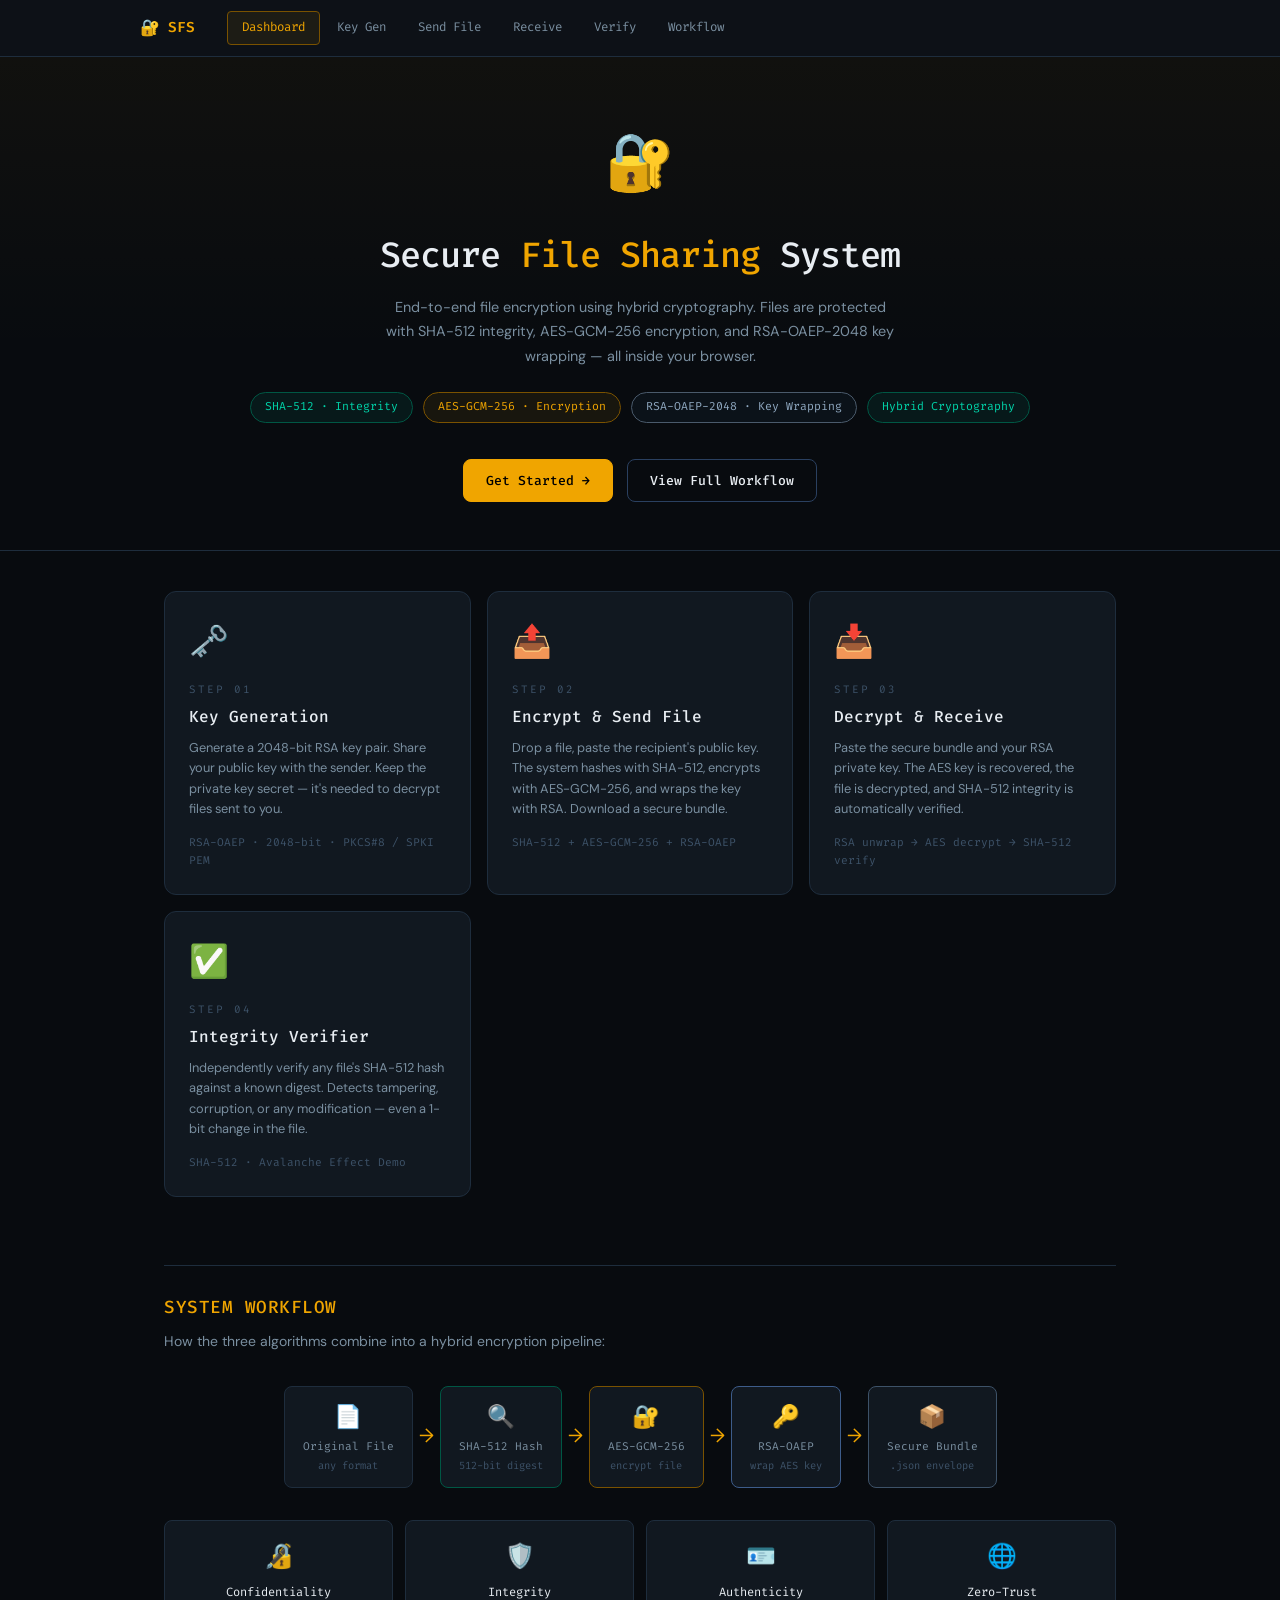
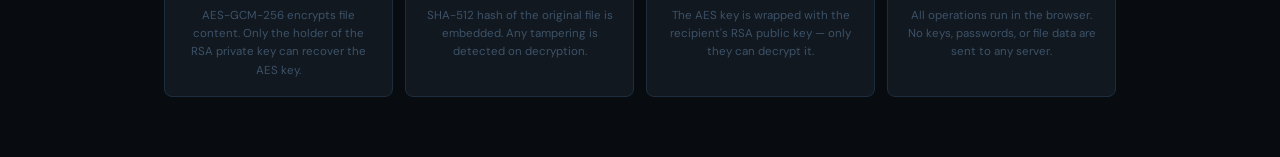
<file: file/index.html>
<!DOCTYPE html>
<html lang="en">
<head>
  <meta charset="UTF-8">
  <meta name="viewport" content="width=device-width, initial-scale=1.0">
  <title>Secure File Sharing System</title>
  <link rel="stylesheet" href="theme.css">
  <style>
    .hero-section {
      background: linear-gradient(180deg, rgba(240,165,0,0.04) 0%, transparent 60%);
      border-bottom: 1px solid var(--border);
      padding: 60px 0 48px;
      text-align: center;
    }
    .hero-section .lock-big { font-size: 3.5rem; margin-bottom: 20px; display: block; }
    .hero-section h1 {
      font-size: 2.2rem; letter-spacing: -1px; margin-bottom: 12px;
    }
    .hero-section h1 .accent { color: var(--amber); }
    .hero-section .subtitle { max-width: 520px; margin: 0 auto 24px; font-size: 0.9rem; }
    .algo-tags { display: flex; justify-content: center; flex-wrap: wrap; gap: 10px; margin-bottom: 36px; }
    .algo-tag {
      font-family: var(--font-mono); font-size: 0.72rem;
      padding: 5px 14px; border-radius: 999px; border: 1px solid;
    }
    .algo-tag.sha  { border-color: var(--teal-dim);    color: var(--teal);  background: rgba(0,212,170,0.07); }
    .algo-tag.aes  { border-color: var(--amber-dim);   color: var(--amber); background: rgba(240,165,0,0.07); }
    .algo-tag.rsa  { border-color: #4a5a6b; color: #8fa8c0; background: rgba(63,108,155,0.07); }
    .algo-tag.hybrid { border-color: var(--teal-dim); color: var(--teal); background: rgba(0,212,170,0.07); }

    .module-grid {
      display: grid;
      grid-template-columns: repeat(auto-fit, minmax(280px, 1fr));
      gap: 16px;
      padding: 40px 0;
    }
    .module-card {
      background: var(--bg-card);
      border: 1px solid var(--border);
      border-radius: var(--radius-lg);
      padding: 24px;
      text-decoration: none;
      display: block;
      transition: all 0.2s;
      position: relative;
      overflow: hidden;
    }
    .module-card::before {
      content: '';
      position: absolute; top: 0; left: 0; right: 0; height: 2px;
      background: var(--card-accent, var(--amber));
      transform: scaleX(0); transform-origin: left;
      transition: transform 0.3s;
    }
    .module-card:hover { border-color: var(--border-hi); transform: translateY(-3px); box-shadow: 0 8px 32px rgba(0,0,0,0.4); }
    .module-card:hover::before { transform: scaleX(1); }

    .module-card.send  { --card-accent: var(--amber); }
    .module-card.receive { --card-accent: var(--teal); }
    .module-card.keygen  { --card-accent: #3d9bff; }
    .module-card.verify  { --card-accent: var(--green); }

    .card-icon { font-size: 2rem; margin-bottom: 14px; }
    .card-step { font-family: var(--font-mono); font-size: 0.68rem; color: var(--text-muted); letter-spacing: 2px; text-transform: uppercase; margin-bottom: 6px; }
    .card-title-main { font-family: var(--font-mono); font-size: 1rem; font-weight: 500; color: var(--text-primary); margin-bottom: 8px; }
    .card-desc { font-size: 0.8rem; color: var(--text-secondary); line-height: 1.6; }
    .card-algo { margin-top: 14px; font-family: var(--font-mono); font-size: 0.7rem; color: var(--text-muted); }

    .workflow-section { padding: 0 0 60px; }
    .flow-diagram {
      display: flex; align-items: center; justify-content: center;
      flex-wrap: wrap; gap: 0; margin: 32px 0;
    }
    .flow-node {
      background: var(--bg-card); border: 1px solid var(--border);
      border-radius: var(--radius-md); padding: 12px 18px;
      text-align: center; min-width: 110px;
    }
    .flow-node .fn-icon { font-size: 1.4rem; margin-bottom: 4px; }
    .flow-node .fn-label { font-family: var(--font-mono); font-size: 0.7rem; color: var(--text-secondary); }
    .flow-node .fn-algo  { font-family: var(--font-mono); font-size: 0.65rem; color: var(--text-muted); margin-top: 2px; }
    .flow-arrow { color: var(--amber); font-size: 1.2rem; padding: 0 6px; }

    .security-props {
      display: grid; grid-template-columns: repeat(4, 1fr); gap: 12px;
      margin-top: 24px;
    }
    .sec-prop {
      background: var(--bg-card); border: 1px solid var(--border);
      border-radius: var(--radius-md); padding: 16px;
      text-align: center;
    }
    .sec-prop .sp-icon { font-size: 1.5rem; margin-bottom: 8px; }
    .sec-prop .sp-title { font-family: var(--font-mono); font-size: 0.75rem; color: var(--text-primary); margin-bottom: 4px; }
    .sec-prop .sp-desc  { font-size: 0.72rem; color: var(--text-muted); }

    @media(max-width:680px){ .security-props{grid-template-columns:1fr 1fr;} }
  </style>
</head>
<body>

<nav class="nav">
  <div class="nav-inner">
    <a href="index.html" class="nav-brand"><span class="lock-icon">🔐</span> SFS</a>
    <div class="nav-links">
      <a href="index.html"    class="nav-link active">Dashboard</a>
      <a href="keygen.html"   class="nav-link">Key Gen</a>
      <a href="send.html"     class="nav-link">Send File</a>
      <a href="receive.html"  class="nav-link">Receive</a>
      <a href="verify.html"   class="nav-link">Verify</a>
      <a href="workflow.html" class="nav-link">Workflow</a>
    </div>
  </div>
</nav>

<div class="hero-section">
  <div class="container">
    <span class="lock-big">🔐</span>
    <h1>Secure <span class="accent">File Sharing</span> System</h1>
    <p class="subtitle">End-to-end file encryption using hybrid cryptography. Files are protected with SHA-512 integrity, AES-GCM-256 encryption, and RSA-OAEP-2048 key wrapping — all inside your browser.</p>
    <div class="algo-tags">
      <span class="algo-tag sha">SHA-512 · Integrity</span>
      <span class="algo-tag aes">AES-GCM-256 · Encryption</span>
      <span class="algo-tag rsa">RSA-OAEP-2048 · Key Wrapping</span>
      <span class="algo-tag hybrid">Hybrid Cryptography</span>
    </div>
    <a href="keygen.html" class="btn btn-primary" style="margin-right:10px;">Get Started →</a>
    <a href="workflow.html" class="btn btn-secondary">View Full Workflow</a>
  </div>
</div>

<div class="container">

  <div class="module-grid">
    <a href="keygen.html" class="module-card keygen">
      <div class="card-icon">🗝️</div>
      <div class="card-step">Step 01</div>
      <div class="card-title-main">Key Generation</div>
      <p class="card-desc">Generate a 2048-bit RSA key pair. Share your public key with the sender. Keep the private key secret — it's needed to decrypt files sent to you.</p>
      <div class="card-algo">RSA-OAEP · 2048-bit · PKCS#8 / SPKI PEM</div>
    </a>
    <a href="send.html" class="module-card send">
      <div class="card-icon">📤</div>
      <div class="card-step">Step 02</div>
      <div class="card-title-main">Encrypt &amp; Send File</div>
      <p class="card-desc">Drop a file, paste the recipient's public key. The system hashes with SHA-512, encrypts with AES-GCM-256, and wraps the key with RSA. Download a secure bundle.</p>
      <div class="card-algo">SHA-512 + AES-GCM-256 + RSA-OAEP</div>
    </a>
    <a href="receive.html" class="module-card receive">
      <div class="card-icon">📥</div>
      <div class="card-step">Step 03</div>
      <div class="card-title-main">Decrypt &amp; Receive</div>
      <p class="card-desc">Paste the secure bundle and your RSA private key. The AES key is recovered, the file is decrypted, and SHA-512 integrity is automatically verified.</p>
      <div class="card-algo">RSA unwrap → AES decrypt → SHA-512 verify</div>
    </a>
    <a href="verify.html" class="module-card verify">
      <div class="card-icon">✅</div>
      <div class="card-step">Step 04</div>
      <div class="card-title-main">Integrity Verifier</div>
      <p class="card-desc">Independently verify any file's SHA-512 hash against a known digest. Detects tampering, corruption, or any modification — even a 1-bit change in the file.</p>
      <div class="card-algo">SHA-512 · Avalanche Effect Demo</div>
    </a>
  </div>

  <hr class="section-div">

  <div class="workflow-section">
    <h2>System Workflow</h2>
    <p style="margin-top:8px;">How the three algorithms combine into a hybrid encryption pipeline:</p>

    <div class="flow-diagram">
      <div class="flow-node">
        <div class="fn-icon">📄</div>
        <div class="fn-label">Original File</div>
        <div class="fn-algo">any format</div>
      </div>
      <div class="flow-arrow">→</div>
      <div class="flow-node" style="border-color:var(--teal-dim);">
        <div class="fn-icon">🔍</div>
        <div class="fn-label">SHA-512 Hash</div>
        <div class="fn-algo">512-bit digest</div>
      </div>
      <div class="flow-arrow">→</div>
      <div class="flow-node" style="border-color:var(--amber-dim);">
        <div class="fn-icon">🔐</div>
        <div class="fn-label">AES-GCM-256</div>
        <div class="fn-algo">encrypt file</div>
      </div>
      <div class="flow-arrow">→</div>
      <div class="flow-node" style="border-color:#3d5c8a;">
        <div class="fn-icon">🔑</div>
        <div class="fn-label">RSA-OAEP</div>
        <div class="fn-algo">wrap AES key</div>
      </div>
      <div class="flow-arrow">→</div>
      <div class="flow-node" style="border-color:#3d5268;">
        <div class="fn-icon">📦</div>
        <div class="fn-label">Secure Bundle</div>
        <div class="fn-algo">.json envelope</div>
      </div>
    </div>

    <div class="security-props">
      <div class="sec-prop">
        <div class="sp-icon">🔏</div>
        <div class="sp-title">Confidentiality</div>
        <div class="sp-desc">AES-GCM-256 encrypts file content. Only the holder of the RSA private key can recover the AES key.</div>
      </div>
      <div class="sec-prop">
        <div class="sp-icon">🛡️</div>
        <div class="sp-title">Integrity</div>
        <div class="sp-desc">SHA-512 hash of the original file is embedded. Any tampering is detected on decryption.</div>
      </div>
      <div class="sec-prop">
        <div class="sp-icon">🪪</div>
        <div class="sp-title">Authenticity</div>
        <div class="sp-desc">The AES key is wrapped with the recipient's RSA public key — only they can decrypt it.</div>
      </div>
      <div class="sec-prop">
        <div class="sp-icon">🌐</div>
        <div class="sp-title">Zero-Trust</div>
        <div class="sp-desc">All operations run in the browser. No keys, passwords, or file data are sent to any server.</div>
      </div>
    </div>
  </div>

</div>

</body>
</html>
</file>
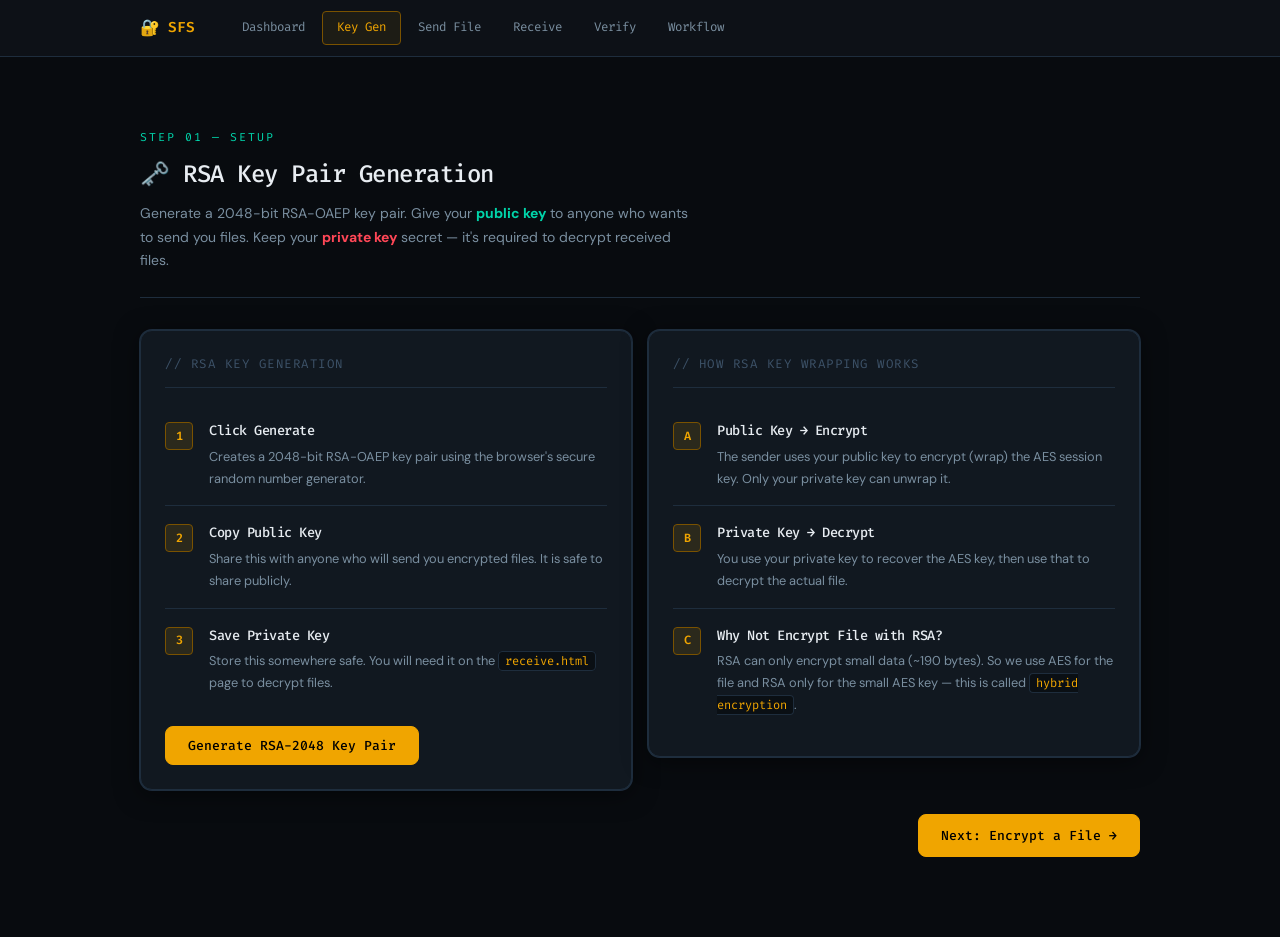
<file: file/keygen.html>
<!DOCTYPE html>
<html lang="en">
<head>
  <meta charset="UTF-8">
  <meta name="viewport" content="width=device-width, initial-scale=1.0">
  <title>Key Generation — SFS</title>
  <link rel="stylesheet" href="theme.css">
  <style>
    .pem-area { font-family: var(--font-mono); font-size: 0.75rem; min-height: 180px; line-height: 1.7; }
    .pem-area.pubkey { color: var(--teal); }
    .pem-area.privkey { color: #ff6b6b; }
    .key-warning {
      background: rgba(255,71,87,0.08); border: 1px solid var(--red-dim);
      border-radius: var(--radius-md); padding: 12px 16px;
      font-size: 0.8rem; color: var(--red); margin-top: 12px;
      display: flex; gap: 10px; align-items: flex-start;
    }
    .key-warning .warn-icon { font-size: 1.1rem; flex-shrink: 0; }
    .key-info-row { display: flex; gap: 8px; flex-wrap: wrap; margin-top: 10px; }
    .key-meta { font-family: var(--font-mono); font-size: 0.7rem; color: var(--text-muted); background: var(--bg-input); border: 1px solid var(--border); border-radius: var(--radius-sm); padding: 3px 10px; }
    .tab-row { display: flex; gap: 4px; margin-bottom: 0; }
    .tab-btn {
      font-family: var(--font-mono); font-size: 0.75rem;
      padding: 7px 16px; border-radius: var(--radius-sm) var(--radius-sm) 0 0;
      cursor: pointer; background: var(--bg-panel); border: 1px solid var(--border);
      border-bottom: none; color: var(--text-muted);
      transition: all 0.15s;
    }
    .tab-btn.active { background: var(--bg-card); color: var(--amber); border-color: var(--border-hi); border-bottom-color: var(--bg-card); }
    .tab-panel { display: none; }
    .tab-panel.active { display: block; }
  </style>
</head>
<body>

<nav class="nav">
  <div class="nav-inner">
    <a href="index.html" class="nav-brand"><span class="lock-icon">🔐</span> SFS</a>
    <div class="nav-links">
      <a href="index.html"    class="nav-link">Dashboard</a>
      <a href="keygen.html"   class="nav-link active">Key Gen</a>
      <a href="send.html"     class="nav-link">Send File</a>
      <a href="receive.html"  class="nav-link">Receive</a>
      <a href="verify.html"   class="nav-link">Verify</a>
      <a href="workflow.html" class="nav-link">Workflow</a>
    </div>
  </div>
</nav>

<div class="container page-wrap">
  <div class="page-header">
    <div class="step-label">Step 01 — Setup</div>
    <h1>🗝️ RSA Key Pair Generation</h1>
    <p>Generate a 2048-bit RSA-OAEP key pair. Give your <strong style="color:var(--teal)">public key</strong> to anyone who wants to send you files. Keep your <strong style="color:var(--red)">private key</strong> secret — it's required to decrypt received files.</p>
  </div>

  <div class="grid-2">
    <!-- Left: Generate -->
    <div>
      <div class="card">
        <div class="card-title">// RSA Key Generation</div>

        <div class="step-guide">
          <div class="step-item">
            <div class="step-num-badge">1</div>
            <div class="step-content">
              <h4>Click Generate</h4>
              <p>Creates a 2048-bit RSA-OAEP key pair using the browser's secure random number generator.</p>
            </div>
          </div>
          <div class="step-item">
            <div class="step-num-badge">2</div>
            <div class="step-content">
              <h4>Copy Public Key</h4>
              <p>Share this with anyone who will send you encrypted files. It is safe to share publicly.</p>
            </div>
          </div>
          <div class="step-item">
            <div class="step-num-badge">3</div>
            <div class="step-content">
              <h4>Save Private Key</h4>
              <p>Store this somewhere safe. You will need it on the <code>receive.html</code> page to decrypt files.</p>
            </div>
          </div>
        </div>

        <div class="btn-row">
          <button class="btn btn-primary" id="gen-btn" onclick="generateKeys()">
            <span id="gen-spinner" style="display:none;" class="spinner"></span>
            Generate RSA-2048 Key Pair
          </button>
        </div>
        <div id="gen-status"></div>

        <div class="key-info-row" id="key-meta" style="display:none;">
          <span class="key-meta">Algorithm: RSA-OAEP</span>
          <span class="key-meta">Key Size: 2048-bit</span>
          <span class="key-meta">Hash: SHA-256</span>
          <span class="key-meta">Public Exp: 65537</span>
          <span class="key-meta">Format: SPKI / PKCS#8</span>
        </div>
      </div>
    </div>

    <!-- Right: Quick How-It-Works -->
    <div>
      <div class="card">
        <div class="card-title">// How RSA Key Wrapping Works</div>
        <div class="step-guide">
          <div class="step-item">
            <div class="step-num-badge">A</div>
            <div class="step-content">
              <h4>Public Key → Encrypt</h4>
              <p>The sender uses your public key to encrypt (wrap) the AES session key. Only your private key can unwrap it.</p>
            </div>
          </div>
          <div class="step-item">
            <div class="step-num-badge">B</div>
            <div class="step-content">
              <h4>Private Key → Decrypt</h4>
              <p>You use your private key to recover the AES key, then use that to decrypt the actual file.</p>
            </div>
          </div>
          <div class="step-item">
            <div class="step-num-badge">C</div>
            <div class="step-content">
              <h4>Why Not Encrypt File with RSA?</h4>
              <p>RSA can only encrypt small data (~190 bytes). So we use AES for the file and RSA only for the small AES key — this is called <code>hybrid encryption</code>.</p>
            </div>
          </div>
        </div>
      </div>
    </div>
  </div>

  <!-- Key Output -->
  <div class="card" id="key-output-card" style="display:none; margin-top:16px;" class="animate-in">
    <div class="card-title">// Generated Key Pair — <span id="gen-timestamp" style="color:var(--text-muted);"></span></div>

    <div class="tab-row">
      <button class="tab-btn active" onclick="switchTab('pub')">🔵 Public Key (share this)</button>
      <button class="tab-btn" onclick="switchTab('priv')">🔴 Private Key (keep secret)</button>
    </div>

    <div class="card" style="border-radius: 0 var(--radius-md) var(--radius-md) var(--radius-md); border-top: none; margin-top: 0;">
      <div id="tab-pub" class="tab-panel active">
        <p style="margin-bottom:10px; font-size:0.8rem;">Share this with the file <strong>sender</strong>. It is safe to distribute.</p>
        <textarea id="pub-pem" class="pem-area pubkey" readonly></textarea>
        <div class="btn-row">
          <button class="btn btn-teal btn-sm" onclick="copyPem('pub-pem', this)">Copy Public Key</button>
          <button class="btn btn-secondary btn-sm" onclick="downloadPem('pub-pem', 'public_key.pem')">Download .pem</button>
        </div>
      </div>
      <div id="tab-priv" class="tab-panel">
        <div class="key-warning">
          <span class="warn-icon">⚠️</span>
          <span>This is your <strong>private key</strong>. Never share it. Store it securely. Anyone with this key can decrypt your files. It is not saved anywhere by this application.</span>
        </div>
        <textarea id="priv-pem" class="pem-area privkey" style="margin-top:12px;" readonly></textarea>
        <div class="btn-row">
          <button class="btn btn-danger btn-sm" onclick="copyPem('priv-pem', this)">Copy Private Key</button>
          <button class="btn btn-secondary btn-sm" onclick="downloadPem('priv-pem', 'private_key_SECRET.pem')">Download .pem</button>
        </div>
      </div>
    </div>
  </div>

  <div style="margin-top:24px; text-align:right;">
    <a href="send.html" class="btn btn-primary">Next: Encrypt a File →</a>
  </div>
</div>

<script src="crypto-engine.js"></script>
<script>
  async function generateKeys() {
    const btn = document.getElementById('gen-btn');
    document.getElementById('gen-spinner').style.display = 'inline-block';
    btn.disabled = true;
    setStatus('gen-status', '⏳ Generating RSA-2048 key pair…', 'info');

    try {
      const kp = await CryptoEngine.generateRSAKeyPair();
      document.getElementById('pub-pem').value  = kp.publicPem;
      document.getElementById('priv-pem').value = kp.privatePem;
      document.getElementById('key-output-card').style.display = 'block';
      document.getElementById('key-meta').style.display = 'flex';
      document.getElementById('gen-timestamp').textContent = new Date().toLocaleString();
      setStatus('gen-status', '✓ RSA-2048 key pair generated successfully — keys are only stored in this browser session', 'success');
    } catch(e) {
      setStatus('gen-status', '✗ Error: ' + e.message, 'error');
    } finally {
      document.getElementById('gen-spinner').style.display = 'none';
      btn.disabled = false;
    }
  }

  function switchTab(tab) {
    document.querySelectorAll('.tab-btn').forEach((b, i) => b.classList.toggle('active', (i === (tab === 'pub' ? 0 : 1))));
    document.getElementById('tab-pub').classList.toggle('active', tab === 'pub');
    document.getElementById('tab-priv').classList.toggle('active', tab === 'priv');
  }

  function copyPem(id, btn) {
    navigator.clipboard.writeText(document.getElementById(id).value);
    const orig = btn.textContent;
    btn.textContent = '✓ Copied!';
    setTimeout(() => btn.textContent = orig, 1800);
  }

  function downloadPem(id, filename) {
    const content = document.getElementById(id).value;
    const blob = new Blob([content], { type: 'text/plain' });
    const url  = URL.createObjectURL(blob);
    const a = document.createElement('a');
    a.href = url; a.download = filename; a.click();
    URL.revokeObjectURL(url);
  }

  function setStatus(id, msg, type) {
    const map = { success: 'alert-success', error: 'alert-error', info: 'alert-info', warn: 'alert-warn' };
    document.getElementById(id).innerHTML = `<div class="alert ${map[type] || 'alert-info'}">${msg}</div>`;
  }
</script>
</body>
</html>
</file>
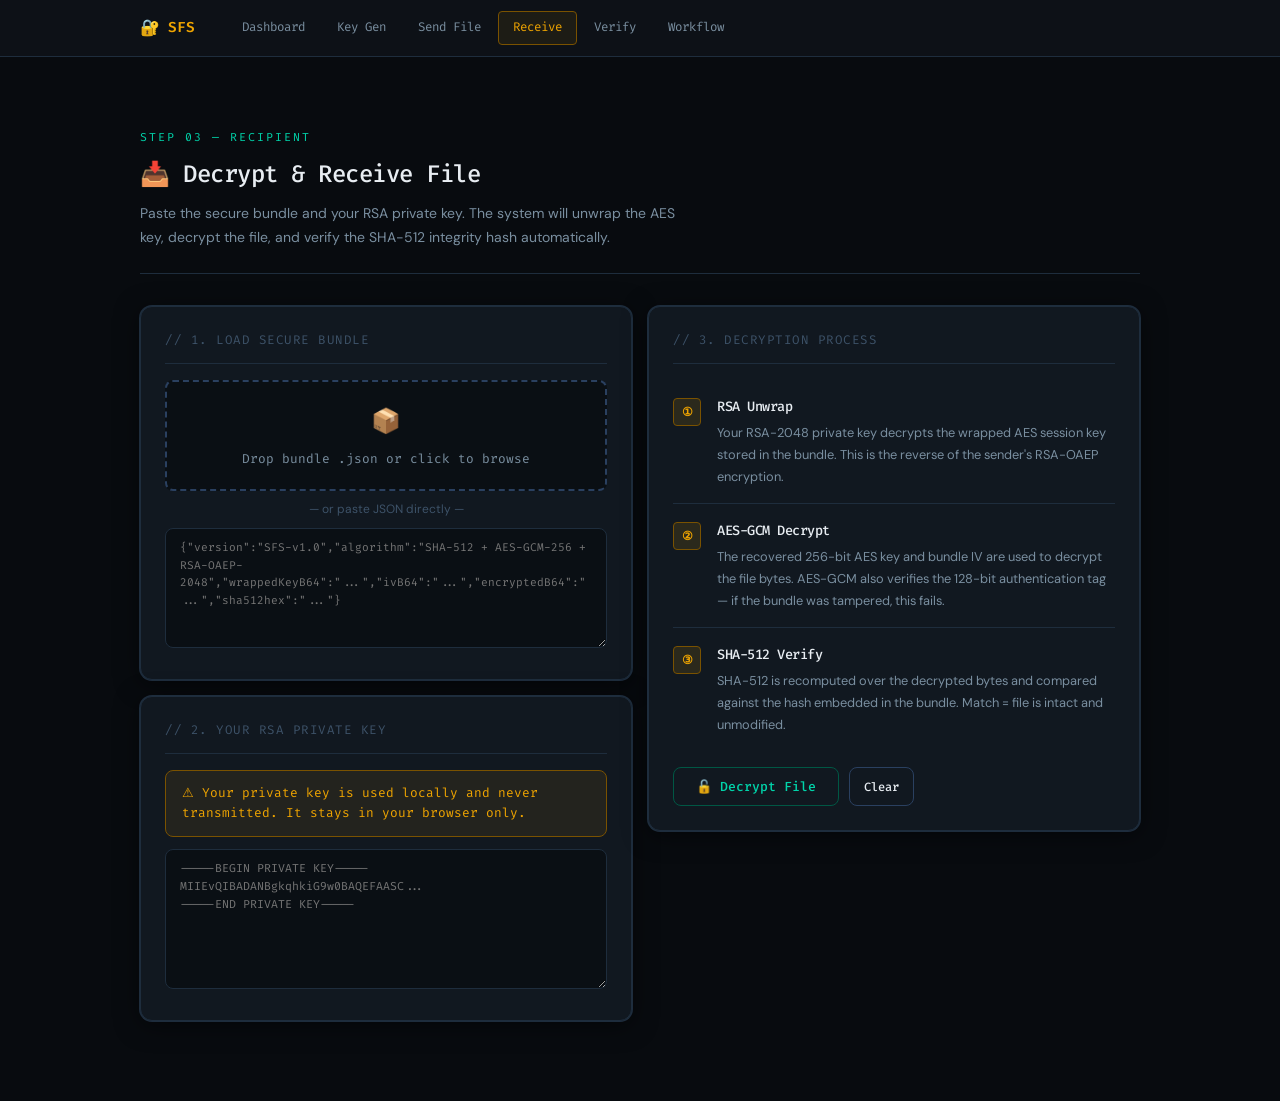
<file: file/receive.html>
<!DOCTYPE html>
<html lang="en">
<head>
  <meta charset="UTF-8">
  <meta name="viewport" content="width=device-width, initial-scale=1.0">
  <title>Receive File — SFS</title>
  <link rel="stylesheet" href="theme.css">
  <style>
    .integrity-banner {
      border-radius: var(--radius-md); padding: 16px 20px;
      display: flex; align-items: center; gap: 14px;
      margin-top: 16px; font-family: var(--font-mono);
    }
    .integrity-banner.ok  { background: var(--green-dim); border: 1px solid var(--green); }
    .integrity-banner.bad { background: var(--red-dim);   border: 1px solid var(--red); }
    .ib-icon { font-size: 2rem; flex-shrink: 0; }
    .ib-title { font-size: 0.9rem; font-weight: 600; }
    .ib-desc  { font-size: 0.78rem; margin-top: 3px; }
    .integrity-banner.ok  .ib-title, .integrity-banner.ok  .ib-desc { color: var(--green); }
    .integrity-banner.bad .ib-title, .integrity-banner.bad .ib-desc { color: var(--red); }

    .hash-compare { margin-top: 14px; }
    .hc-row { display: flex; gap: 10px; align-items: flex-start; margin-bottom: 10px; }
    .hc-label { font-family: var(--font-mono); font-size: 0.7rem; color: var(--text-muted); width: 90px; flex-shrink: 0; padding-top: 4px; }
    .hc-val { font-family: var(--font-mono); font-size: 0.7rem; color: var(--teal); word-break: break-all; background: var(--bg-input); border: 1px solid var(--border); border-radius: var(--radius-sm); padding: 6px 10px; flex: 1; }
    .hc-val.mismatch { color: var(--red); border-color: var(--red-dim); }

    .bundle-meta { display: grid; grid-template-columns: repeat(2, 1fr); gap: 8px; margin-top: 12px; }
    .bm-item { background: var(--bg-input); border: 1px solid var(--border); border-radius: var(--radius-sm); padding: 8px 12px; }
    .bm-label { font-family: var(--font-mono); font-size: 0.68rem; color: var(--text-muted); }
    .bm-val   { font-family: var(--font-mono); font-size: 0.78rem; color: var(--text-primary); margin-top: 2px; }

    .drop-zone-bundle {
      border: 2px dashed var(--border-hi);
      border-radius: var(--radius-md);
      padding: 20px;
      cursor: pointer; transition: all 0.2s;
      text-align: center; background: var(--bg-input);
      position: relative;
    }
    .drop-zone-bundle input {
      position: absolute; inset: 0; opacity: 0; cursor: pointer;
      width: 100%; height: 100%; padding: 0;
    }
    .drop-zone-bundle:hover { border-color: var(--teal); background: rgba(0,212,170,0.03); }
    .drop-zone-bundle.has-file { border-style: solid; border-color: var(--teal); }
  </style>
</head>
<body>

<nav class="nav">
  <div class="nav-inner">
    <a href="index.html" class="nav-brand"><span class="lock-icon">🔐</span> SFS</a>
    <div class="nav-links">
      <a href="index.html"    class="nav-link">Dashboard</a>
      <a href="keygen.html"   class="nav-link">Key Gen</a>
      <a href="send.html"     class="nav-link">Send File</a>
      <a href="receive.html"  class="nav-link active">Receive</a>
      <a href="verify.html"   class="nav-link">Verify</a>
      <a href="workflow.html" class="nav-link">Workflow</a>
    </div>
  </div>
</nav>

<div class="container page-wrap">
  <div class="page-header">
    <div class="step-label">Step 03 — Recipient</div>
    <h1>📥 Decrypt &amp; Receive File</h1>
    <p>Paste the secure bundle and your RSA private key. The system will unwrap the AES key, decrypt the file, and verify the SHA-512 integrity hash automatically.</p>
  </div>

  <div class="grid-2">
    <!-- Left: Inputs -->
    <div>
      <div class="card">
        <div class="card-title">// 1. Load Secure Bundle</div>

        <div class="drop-zone-bundle" id="bundle-drop">
          <input type="file" accept=".json" onchange="loadBundleFile(this.files[0])">
          <div style="font-size:1.5rem; margin-bottom:8px;">📦</div>
          <div style="font-family:var(--font-mono); font-size:0.8rem; color:var(--text-secondary);">Drop bundle .json or click to browse</div>
        </div>

        <p style="text-align:center; font-size:0.75rem; color:var(--text-muted); margin: 8px 0;">— or paste JSON directly —</p>

        <textarea id="bundle-input"
          placeholder='{"version":"SFS-v1.0","algorithm":"SHA-512 + AES-GCM-256 + RSA-OAEP-2048","wrappedKeyB64":"...","ivB64":"...","encryptedB64":"...","sha512hex":"..."}'
          style="min-height:120px; font-size:0.7rem;"
          oninput="parseBundleMeta()"></textarea>

        <div id="bundle-meta-display" style="display:none;">
          <div class="bundle-meta" id="bundle-meta"></div>
        </div>
      </div>

      <div class="card" style="margin-top:16px;">
        <div class="card-title">// 2. Your RSA Private Key</div>
        <div class="alert alert-warn" style="margin-bottom:12px;">
          ⚠ Your private key is used locally and never transmitted. It stays in your browser only.
        </div>
        <textarea id="priv-key-input"
          placeholder="-----BEGIN PRIVATE KEY-----
MIIEvQIBADANBgkqhkiG9w0BAQEFAASC...
-----END PRIVATE KEY-----"
          style="min-height:140px; font-size:0.72rem; color: #ff6b6b;"></textarea>
      </div>
    </div>

    <!-- Right: Decrypt + Result -->
    <div>
      <div class="card">
        <div class="card-title">// 3. Decryption Process</div>

        <div class="step-guide">
          <div class="step-item">
            <div class="step-num-badge">①</div>
            <div class="step-content">
              <h4>RSA Unwrap</h4>
              <p>Your RSA-2048 private key decrypts the wrapped AES session key stored in the bundle. This is the reverse of the sender's RSA-OAEP encryption.</p>
            </div>
          </div>
          <div class="step-item">
            <div class="step-num-badge">②</div>
            <div class="step-content">
              <h4>AES-GCM Decrypt</h4>
              <p>The recovered 256-bit AES key and bundle IV are used to decrypt the file bytes. AES-GCM also verifies the 128-bit authentication tag — if the bundle was tampered, this fails.</p>
            </div>
          </div>
          <div class="step-item">
            <div class="step-num-badge">③</div>
            <div class="step-content">
              <h4>SHA-512 Verify</h4>
              <p>SHA-512 is recomputed over the decrypted bytes and compared against the hash embedded in the bundle. Match = file is intact and unmodified.</p>
            </div>
          </div>
        </div>

        <div class="btn-row">
          <button class="btn btn-teal" id="decrypt-btn" onclick="decryptBundle()">
            <span id="dec-spinner" style="display:none;" class="spinner"></span>
            🔓 Decrypt File
          </button>
          <button class="btn btn-secondary btn-sm" onclick="clearAll()">Clear</button>
        </div>
        <div id="dec-status"></div>
      </div>

      <!-- Result -->
      <div class="card" id="result-card" style="display:none; margin-top:16px;">
        <div class="card-title">// Decryption Result</div>

        <div class="integrity-banner" id="integrity-banner">
          <div class="ib-icon" id="ib-icon">—</div>
          <div>
            <div class="ib-title" id="ib-title">—</div>
            <div class="ib-desc"  id="ib-desc">—</div>
          </div>
        </div>

        <div class="hash-compare" id="hash-compare">
          <div class="hc-row">
            <span class="hc-label">Original SHA-512</span>
            <span class="hc-val" id="hc-original">—</span>
          </div>
          <div class="hc-row">
            <span class="hc-label">Computed SHA-512</span>
            <span class="hc-val" id="hc-computed">—</span>
          </div>
        </div>

        <div class="btn-row" id="download-row" style="display:none;">
          <button class="btn btn-primary" onclick="downloadDecrypted()">⬇ Download Decrypted File</button>
        </div>
      </div>
    </div>
  </div>
</div>

<script src="crypto-engine.js"></script>
<script>
  let decryptedResult = null;

  function loadBundleFile(file) {
    const reader = new FileReader();
    reader.onload = e => {
      document.getElementById('bundle-input').value = e.target.result;
      document.getElementById('bundle-drop').classList.add('has-file');
      parseBundleMeta();
    };
    reader.readAsText(file);
  }

  function parseBundleMeta() {
    try {
      const bundle = JSON.parse(document.getElementById('bundle-input').value.trim());
      const display = document.getElementById('bundle-meta-display');
      display.style.display = 'block';
      document.getElementById('bundle-meta').innerHTML = `
        <div class="bm-item"><div class="bm-label">File Name</div><div class="bm-val">${bundle.fileName || '—'}</div></div>
        <div class="bm-item"><div class="bm-label">File Size</div><div class="bm-val">${bundle.fileSize ? formatSize(bundle.fileSize) : '—'}</div></div>
        <div class="bm-item"><div class="bm-label">Algorithm</div><div class="bm-val" style="font-size:0.65rem;">${bundle.algorithm || '—'}</div></div>
        <div class="bm-item"><div class="bm-label">Encrypted At</div><div class="bm-val" style="font-size:0.7rem;">${bundle.timestamp ? new Date(bundle.timestamp).toLocaleString() : '—'}</div></div>
      `;
    } catch(e) {
      document.getElementById('bundle-meta-display').style.display = 'none';
    }
  }

  async function decryptBundle() {
    const bundleText  = document.getElementById('bundle-input').value.trim();
    const privKeyPem  = document.getElementById('priv-key-input').value.trim();
    if (!bundleText)  { setStatus('dec-status', '✗ Paste or load a secure bundle.', 'error'); return; }
    if (!privKeyPem)  { setStatus('dec-status', '✗ Paste your RSA private key.', 'error'); return; }

    const btn = document.getElementById('decrypt-btn');
    document.getElementById('dec-spinner').style.display = 'inline-block';
    btn.disabled = true;
    document.getElementById('result-card').style.display = 'none';

    try {
      setStatus('dec-status', '⏳ Step 1/3 — Unwrapping AES key with RSA private key…', 'info');
      await delay(80);
      setStatus('dec-status', '⏳ Step 2/3 — Decrypting file with AES-GCM-256…', 'info');
      await delay(80);
      setStatus('dec-status', '⏳ Step 3/3 — Verifying SHA-512 integrity…', 'info');

      const result = await CryptoEngine.openSecureBundle(bundleText, privKeyPem);
      decryptedResult = result;

      // Show result card
      document.getElementById('result-card').style.display = 'block';

      // Integrity banner
      const banner = document.getElementById('integrity-banner');
      if (result.integrityOk) {
        banner.className = 'integrity-banner ok';
        document.getElementById('ib-icon').textContent  = '✅';
        document.getElementById('ib-title').textContent = 'Integrity Verified — File is Authentic';
        document.getElementById('ib-desc').textContent  = 'SHA-512 digest matches exactly. The file was not tampered with in transit.';
      } else {
        banner.className = 'integrity-banner bad';
        document.getElementById('ib-icon').textContent  = '❌';
        document.getElementById('ib-title').textContent = 'Integrity FAILED — File May Be Tampered';
        document.getElementById('ib-desc').textContent  = 'SHA-512 digest does NOT match. The file may have been modified after encryption.';
      }

      // Hash comparison
      document.getElementById('hc-original').textContent = result.originalHash;
      document.getElementById('hc-computed').textContent = result.sha512hex;
      document.getElementById('hc-original').className = 'hc-val';
      document.getElementById('hc-computed').className = 'hc-val' + (result.integrityOk ? '' : ' mismatch');

      // Download button
      document.getElementById('download-row').style.display = 'flex';

      setStatus('dec-status', `✓ Decrypted "${result.fileName}" — SHA-512 integrity: ${result.integrityOk ? 'PASSED ✓' : 'FAILED ✗'}`, result.integrityOk ? 'success' : 'warn');
    } catch(e) {
      setStatus('dec-status', '✗ Decryption failed: ' + e.message + ' — Check that the private key matches the public key used to encrypt.', 'error');
    } finally {
      document.getElementById('dec-spinner').style.display = 'none';
      btn.disabled = false;
    }
  }

  function downloadDecrypted() {
    if (!decryptedResult) return;
    const blob = new Blob([decryptedResult.fileBytes], { type: decryptedResult.fileType });
    const url  = URL.createObjectURL(blob);
    const a = document.createElement('a');
    a.href = url; a.download = decryptedResult.fileName; a.click();
    URL.revokeObjectURL(url);
  }

  function clearAll() {
    ['bundle-input','priv-key-input'].forEach(id => document.getElementById(id).value = '');
    document.getElementById('result-card').style.display = 'none';
    document.getElementById('bundle-meta-display').style.display = 'none';
    document.getElementById('bundle-drop').classList.remove('has-file');
    document.getElementById('dec-status').innerHTML = '';
    decryptedResult = null;
  }

  function setStatus(id, msg, type) {
    const map = { success:'alert-success', error:'alert-error', info:'alert-info', warn:'alert-warn' };
    document.getElementById(id).innerHTML = `<div class="alert ${map[type]||'alert-info'}">${msg}</div>`;
  }

  function formatSize(bytes) {
    if (bytes < 1024) return bytes + ' B';
    if (bytes < 1048576) return (bytes/1024).toFixed(1) + ' KB';
    return (bytes/1048576).toFixed(2) + ' MB';
  }

  function delay(ms) { return new Promise(r => setTimeout(r, ms)); }
</script>
</body>
</html>
</file>
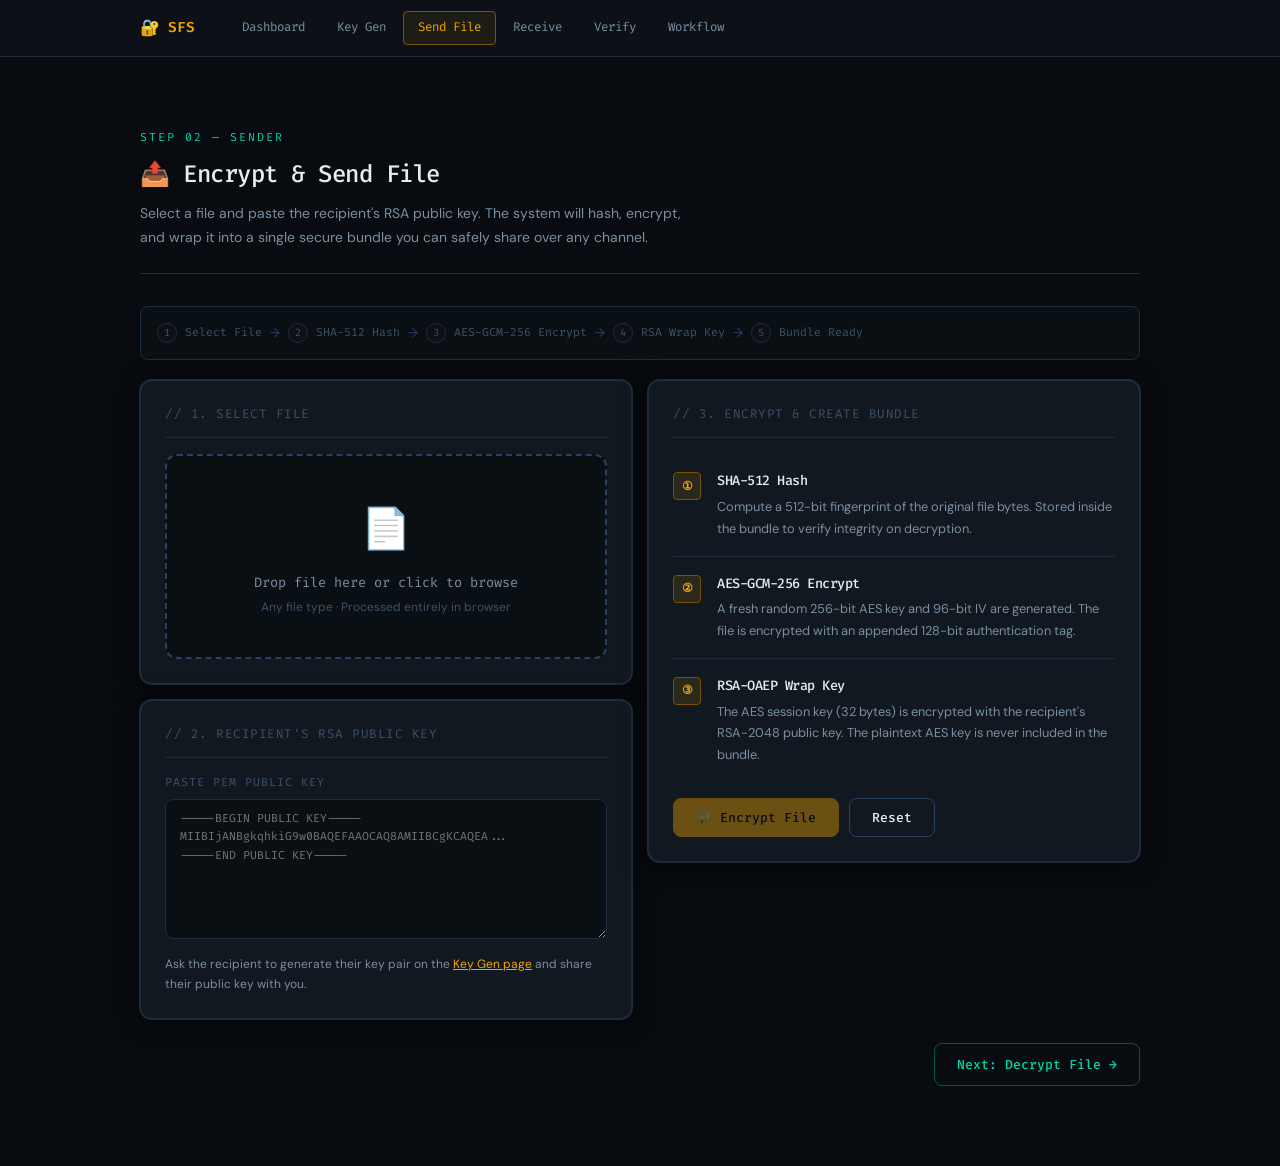
<file: file/send.html>
<!DOCTYPE html>
<html lang="en">
<head>
  <meta charset="UTF-8">
  <meta name="viewport" content="width=device-width, initial-scale=1.0">
  <title>Send File — SFS</title>
  <link rel="stylesheet" href="theme.css">
  <style>
    .pipeline {
      display: flex; align-items: center; flex-wrap: wrap;
      gap: 0; margin: 20px 0; background: var(--bg-input);
      border: 1px solid var(--border); border-radius: var(--radius-md);
      padding: 12px 16px; overflow: hidden;
    }
    .pipe-step {
      display: flex; align-items: center; gap: 8px;
      font-family: var(--font-mono); font-size: 0.72rem;
      padding: 4px 0;
    }
    .pipe-step .ps-num {
      width: 20px; height: 20px;
      background: var(--bg-panel); border: 1px solid var(--border);
      border-radius: 50%; display: flex; align-items: center; justify-content: center;
      font-size: 0.65rem; color: var(--text-muted); flex-shrink: 0;
    }
    .pipe-step .ps-num.done  { background: var(--green-dim);  border-color: var(--green);  color: var(--green); }
    .pipe-step .ps-num.active{ background: rgba(240,165,0,0.15); border-color: var(--amber); color: var(--amber); }
    .pipe-step .ps-label { color: var(--text-muted); }
    .pipe-step .ps-label.active { color: var(--amber); }
    .pipe-step .ps-label.done   { color: var(--green); }
    .pipe-arrow { color: var(--border-hi); margin: 0 8px; font-size: 0.8rem; }

    .bundle-output {
      background: var(--bg-input); border: 1px solid var(--border);
      border-radius: var(--radius-md); padding: 14px;
      font-family: var(--font-mono); font-size: 0.72rem; color: var(--teal);
      max-height: 200px; overflow-y: auto; line-height: 1.7;
      word-break: break-all; white-space: pre-wrap;
    }
    .file-info-card {
      background: var(--bg-input); border: 1px solid var(--teal-dim);
      border-radius: var(--radius-md); padding: 14px;
      display: none;
    }
    .fi-row { display: flex; justify-content: space-between; padding: 4px 0; font-size: 0.8rem; border-bottom: 1px solid var(--border); }
    .fi-row:last-child { border-bottom: none; }
    .fi-label { color: var(--text-muted); font-family: var(--font-mono); font-size: 0.72rem; }
    .fi-val   { color: var(--text-primary); font-family: var(--font-mono); font-size: 0.72rem; }
  </style>
</head>
<body>

<nav class="nav">
  <div class="nav-inner">
    <a href="index.html" class="nav-brand"><span class="lock-icon">🔐</span> SFS</a>
    <div class="nav-links">
      <a href="index.html"    class="nav-link">Dashboard</a>
      <a href="keygen.html"   class="nav-link">Key Gen</a>
      <a href="send.html"     class="nav-link active">Send File</a>
      <a href="receive.html"  class="nav-link">Receive</a>
      <a href="verify.html"   class="nav-link">Verify</a>
      <a href="workflow.html" class="nav-link">Workflow</a>
    </div>
  </div>
</nav>

<div class="container page-wrap">
  <div class="page-header">
    <div class="step-label">Step 02 — Sender</div>
    <h1>📤 Encrypt &amp; Send File</h1>
    <p>Select a file and paste the recipient's RSA public key. The system will hash, encrypt, and wrap it into a single secure bundle you can safely share over any channel.</p>
  </div>

  <!-- Encryption Pipeline Indicator -->
  <div class="pipeline" id="pipeline">
    <div class="pipe-step">
      <div class="ps-num" id="ps1">1</div>
      <span class="ps-label" id="pl1">Select File</span>
    </div>
    <div class="pipe-arrow">→</div>
    <div class="pipe-step">
      <div class="ps-num" id="ps2">2</div>
      <span class="ps-label" id="pl2">SHA-512 Hash</span>
    </div>
    <div class="pipe-arrow">→</div>
    <div class="pipe-step">
      <div class="ps-num" id="ps3">3</div>
      <span class="ps-label" id="pl3">AES-GCM-256 Encrypt</span>
    </div>
    <div class="pipe-arrow">→</div>
    <div class="pipe-step">
      <div class="ps-num" id="ps4">4</div>
      <span class="ps-label" id="pl4">RSA Wrap Key</span>
    </div>
    <div class="pipe-arrow">→</div>
    <div class="pipe-step">
      <div class="ps-num" id="ps5">5</div>
      <span class="ps-label" id="pl5">Bundle Ready</span>
    </div>
  </div>

  <div class="grid-2">
    <!-- Left: Inputs -->
    <div>
      <div class="card">
        <div class="card-title">// 1. Select File</div>

        <div class="drop-zone" id="drop-zone">
          <input type="file" id="file-input" onchange="fileSelected(this.files[0])">
          <div class="drop-icon">📄</div>
          <div class="drop-label">Drop file here or click to browse</div>
          <div class="drop-sub">Any file type · Processed entirely in browser</div>
        </div>

        <div class="file-info-card" id="file-info">
          <div class="fi-row"><span class="fi-label">Name</span><span class="fi-val" id="fi-name">—</span></div>
          <div class="fi-row"><span class="fi-label">Size</span><span class="fi-val" id="fi-size">—</span></div>
          <div class="fi-row"><span class="fi-label">Type</span><span class="fi-val" id="fi-type">—</span></div>
        </div>
      </div>

      <div class="card" style="margin-top:16px;">
        <div class="card-title">// 2. Recipient's RSA Public Key</div>
        <label class="field-label">Paste PEM public key</label>
        <textarea id="pub-key-input" placeholder="-----BEGIN PUBLIC KEY-----
MIIBIjANBgkqhkiG9w0BAQEFAAOCAQ8AMIIBCgKCAQEA...
-----END PUBLIC KEY-----" style="min-height:140px; font-size:0.72rem;"></textarea>
        <p style="margin-top:8px; font-size:0.75rem;">Ask the recipient to generate their key pair on the <a href="keygen.html" style="color:var(--amber);">Key Gen page</a> and share their public key with you.</p>
      </div>
    </div>

    <!-- Right: Process + Output -->
    <div>
      <div class="card">
        <div class="card-title">// 3. Encrypt &amp; Create Bundle</div>

        <div class="step-guide">
          <div class="step-item">
            <div class="step-num-badge">①</div>
            <div class="step-content">
              <h4>SHA-512 Hash</h4>
              <p>Compute a 512-bit fingerprint of the original file bytes. Stored inside the bundle to verify integrity on decryption.</p>
            </div>
          </div>
          <div class="step-item">
            <div class="step-num-badge">②</div>
            <div class="step-content">
              <h4>AES-GCM-256 Encrypt</h4>
              <p>A fresh random 256-bit AES key and 96-bit IV are generated. The file is encrypted with an appended 128-bit authentication tag.</p>
            </div>
          </div>
          <div class="step-item">
            <div class="step-num-badge">③</div>
            <div class="step-content">
              <h4>RSA-OAEP Wrap Key</h4>
              <p>The AES session key (32 bytes) is encrypted with the recipient's RSA-2048 public key. The plaintext AES key is never included in the bundle.</p>
            </div>
          </div>
        </div>

        <div class="btn-row">
          <button class="btn btn-primary" id="encrypt-btn" onclick="encryptFile()" disabled>
            <span id="enc-spinner" style="display:none;" class="spinner"></span>
            🔐 Encrypt File
          </button>
          <button class="btn btn-secondary" onclick="resetForm()">Reset</button>
        </div>
        <div id="enc-status"></div>
      </div>

      <!-- Hash output (shown after encrypt) -->
      <div class="card" id="hash-card" style="display:none; margin-top:16px;">
        <div class="card-title">// SHA-512 Digest (Original File)</div>
        <div class="hash-output" id="sha-out">—</div>
        <div class="stat-row">
          <div class="stat-chip"><span class="stat-label">Algorithm</span><span class="stat-val">SHA-512</span></div>
          <div class="stat-chip"><span class="stat-label">Bits</span><span class="stat-val">512</span></div>
          <div class="stat-chip"><span class="stat-label">Hex chars</span><span class="stat-val">128</span></div>
        </div>
      </div>
    </div>
  </div>

  <!-- Bundle Output -->
  <div class="card" id="bundle-card" style="display:none; margin-top:16px;">
    <div class="card-title">// Secure Bundle — Ready to Send</div>
    <p style="margin-bottom:12px;">This JSON bundle is safe to share over email, messaging apps, or any channel. It contains the encrypted file, wrapped AES key, IV, salt, and SHA-512 hash. Without the recipient's private key, it is unreadable.</p>

    <div class="bundle-output" id="bundle-out">—</div>

    <div class="btn-row">
      <button class="btn btn-primary" onclick="downloadBundle()">⬇ Download Bundle (.json)</button>
      <button class="btn btn-secondary" onclick="copyBundle()">Copy JSON</button>
    </div>

    <div class="stat-row" id="bundle-stats"></div>
  </div>

  <div style="margin-top:24px; text-align:right;">
    <a href="receive.html" class="btn btn-teal">Next: Decrypt File →</a>
  </div>
</div>

<script src="crypto-engine.js"></script>
<script>
  let selectedFile = null;
  let bundleData   = null;

  // Drag-and-drop
  const dz = document.getElementById('drop-zone');
  dz.addEventListener('dragover', e => { e.preventDefault(); dz.classList.add('drag-over'); });
  dz.addEventListener('dragleave', () => dz.classList.remove('drag-over'));
  dz.addEventListener('drop', e => {
    e.preventDefault(); dz.classList.remove('drag-over');
    const f = e.dataTransfer.files[0];
    if (f) fileSelected(f);
  });

  function fileSelected(file) {
    selectedFile = file;
    dz.classList.add('has-file');
    dz.querySelector('.drop-icon').textContent = '✅';
    dz.querySelector('.drop-label').textContent = file.name;
    dz.querySelector('.drop-sub').textContent = formatSize(file.size) + ' · ' + (file.type || 'unknown type');

    document.getElementById('fi-name').textContent = file.name;
    document.getElementById('fi-size').textContent = formatSize(file.size);
    document.getElementById('fi-type').textContent = file.type || 'application/octet-stream';
    document.getElementById('file-info').style.display = 'block';
    document.getElementById('encrypt-btn').disabled = false;
    setPipeStep(1, 'done');
  }

  async function encryptFile() {
    const pubKeyPem = document.getElementById('pub-key-input').value.trim();
    if (!selectedFile) { setStatus('enc-status', '✗ Please select a file first.', 'error'); return; }
    if (!pubKeyPem)    { setStatus('enc-status', '✗ Please paste the recipient\'s public key.', 'error'); return; }

    const btn = document.getElementById('encrypt-btn');
    document.getElementById('enc-spinner').style.display = 'inline-block';
    btn.disabled = true;

    try {
      setPipeStep(2, 'active');
      setStatus('enc-status', '⏳ Step 1/3 — Computing SHA-512 hash…', 'info');
      await delay(100);

      setPipeStep(2, 'done'); setPipeStep(3, 'active');
      setStatus('enc-status', '⏳ Step 2/3 — Encrypting file with AES-GCM-256…', 'info');
      await delay(100);

      setPipeStep(3, 'done'); setPipeStep(4, 'active');
      setStatus('enc-status', '⏳ Step 3/3 — Wrapping AES key with RSA-OAEP…', 'info');

      const result = await CryptoEngine.createSecureBundle(selectedFile, pubKeyPem);
      bundleData = result.bundle;

      setPipeStep(4, 'done'); setPipeStep(5, 'done');

      // Show SHA-512
      document.getElementById('sha-out').textContent = result.sha512hex;
      document.getElementById('hash-card').style.display = 'block';

      // Show bundle
      document.getElementById('bundle-out').textContent = result.bundleJSON;
      document.getElementById('bundle-card').style.display = 'block';

      // Stats
      const bundleSize = new Blob([result.bundleJSON]).size;
      document.getElementById('bundle-stats').innerHTML = `
        <div class="stat-chip"><span class="stat-label">File</span><span class="stat-val">${result.fileName}</span></div>
        <div class="stat-chip"><span class="stat-label">Original Size</span><span class="stat-val">${formatSize(result.fileSize)}</span></div>
        <div class="stat-chip"><span class="stat-label">Bundle Size</span><span class="stat-val">${formatSize(bundleSize)}</span></div>
        <div class="stat-chip"><span class="stat-label">Encryption</span><span class="stat-val">AES-GCM-256</span></div>
        <div class="stat-chip"><span class="stat-label">Key Wrap</span><span class="stat-val">RSA-OAEP-2048</span></div>
      `;

      setStatus('enc-status', '✓ File encrypted and bundle created! Share the JSON bundle with the recipient.', 'success');
    } catch(e) {
      setPipeStep(2, ''); setPipeStep(3, ''); setPipeStep(4, ''); setPipeStep(5, '');
      setStatus('enc-status', '✗ Error: ' + e.message + ' — Ensure the public key is valid RSA PEM format.', 'error');
    } finally {
      document.getElementById('enc-spinner').style.display = 'none';
      btn.disabled = false;
    }
  }

  function downloadBundle() {
    if (!bundleData) return;
    const json = JSON.stringify(bundleData, null, 2);
    const blob = new Blob([json], { type: 'application/json' });
    const url  = URL.createObjectURL(blob);
    const a = document.createElement('a');
    a.href = url;
    a.download = 'secure_bundle_' + (bundleData.fileName || 'file').replace(/[^a-z0-9]/gi,'_') + '.json';
    a.click();
    URL.revokeObjectURL(url);
  }

  function copyBundle() {
    if (!bundleData) return;
    navigator.clipboard.writeText(JSON.stringify(bundleData, null, 2));
    setStatus('enc-status', '✓ Bundle JSON copied to clipboard', 'success');
  }

  function resetForm() {
    selectedFile = null; bundleData = null;
    document.getElementById('file-input').value = '';
    document.getElementById('pub-key-input').value = '';
    dz.classList.remove('has-file', 'drag-over');
    dz.querySelector('.drop-icon').textContent = '📄';
    dz.querySelector('.drop-label').textContent = 'Drop file here or click to browse';
    dz.querySelector('.drop-sub').textContent = 'Any file type · Processed entirely in browser';
    document.getElementById('file-info').style.display = 'none';
    document.getElementById('hash-card').style.display = 'none';
    document.getElementById('bundle-card').style.display = 'none';
    document.getElementById('encrypt-btn').disabled = true;
    ['enc-status'].forEach(id => document.getElementById(id).innerHTML = '');
    [1,2,3,4,5].forEach(i => setPipeStep(i, ''));
  }

  function setPipeStep(n, state) {
    const numEl = document.getElementById('ps'+n);
    const lblEl = document.getElementById('pl'+n);
    numEl.className = 'ps-num' + (state ? ' '+state : '');
    lblEl.className = 'ps-label' + (state ? ' '+state : '');
    if (state === 'done') numEl.textContent = '✓';
    else numEl.textContent = n;
  }

  function setStatus(id, msg, type) {
    const map = { success:'alert-success', error:'alert-error', info:'alert-info', warn:'alert-warn' };
    document.getElementById(id).innerHTML = `<div class="alert ${map[type]||'alert-info'}">${msg}</div>`;
  }

  function formatSize(bytes) {
    if (bytes < 1024) return bytes + ' B';
    if (bytes < 1048576) return (bytes/1024).toFixed(1) + ' KB';
    return (bytes/1048576).toFixed(2) + ' MB';
  }

  function delay(ms) { return new Promise(r => setTimeout(r, ms)); }
</script>
</body>
</html>
</file>
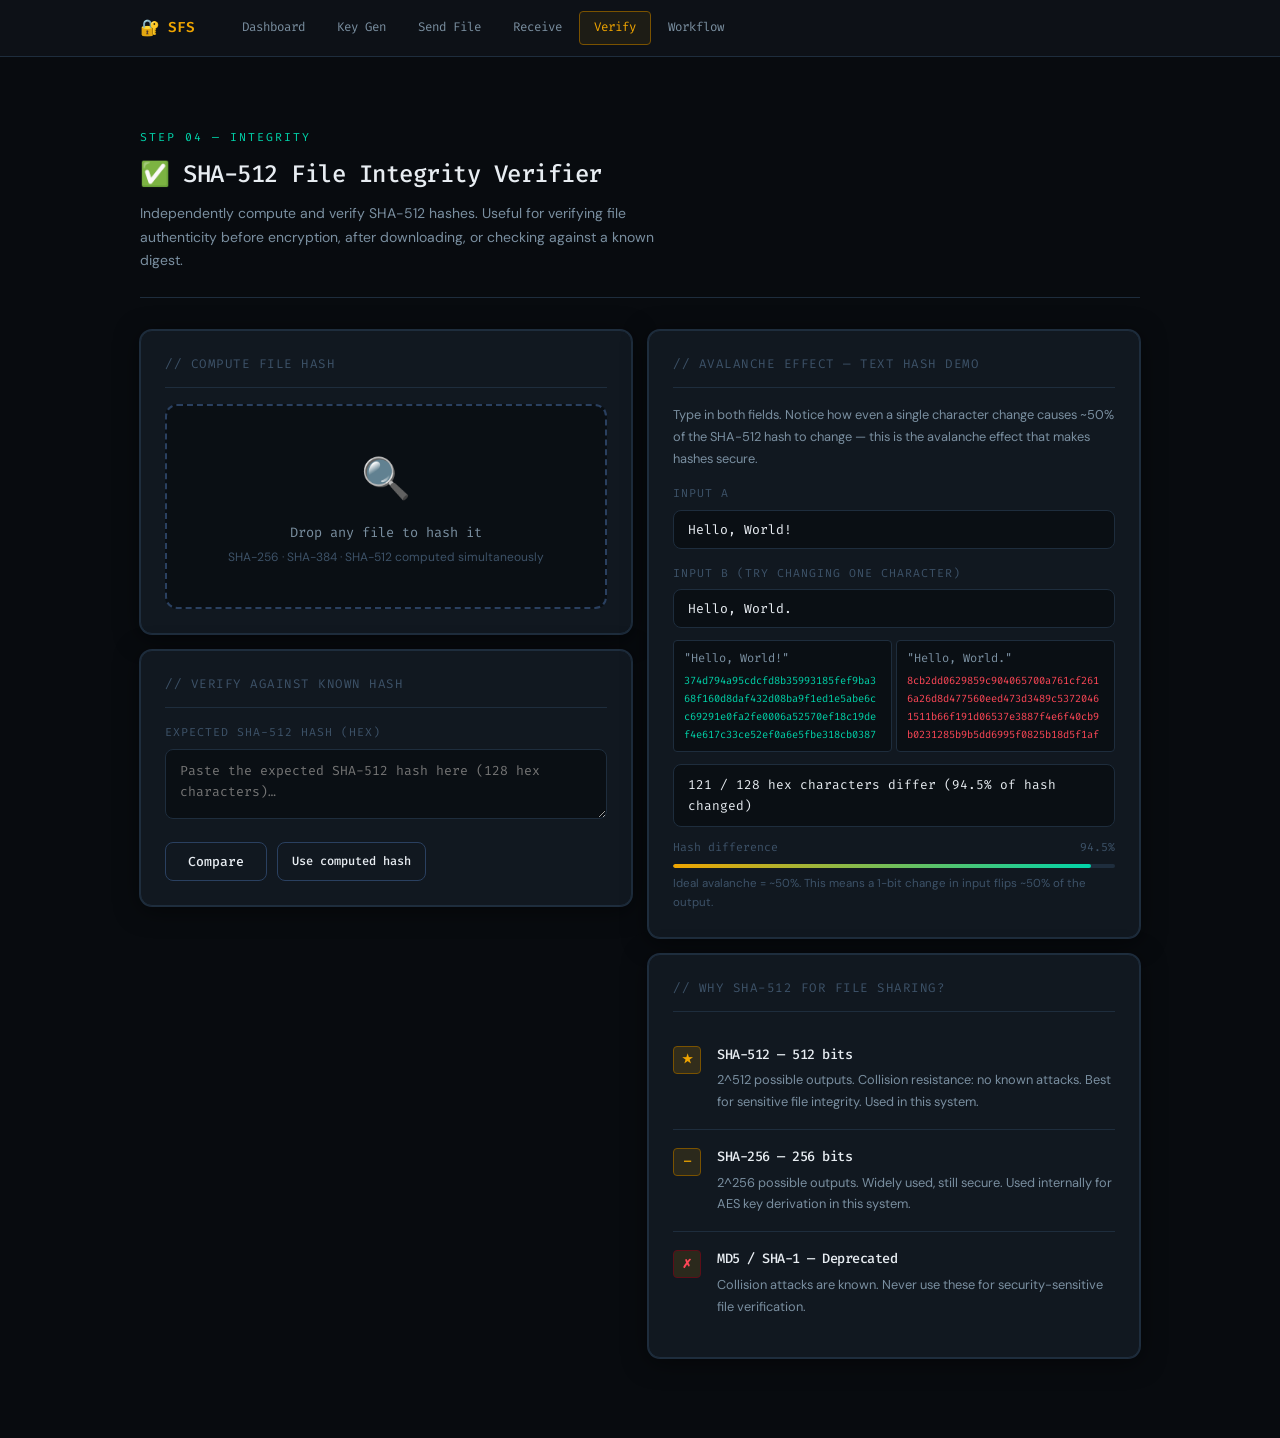
<file: file/verify.html>
<!DOCTYPE html>
<html lang="en">
<head>
  <meta charset="UTF-8">
  <meta name="viewport" content="width=device-width, initial-scale=1.0">
  <title>Integrity Verifier — SFS</title>
  <link rel="stylesheet" href="theme.css">
  <style>
    .av-grid { display: grid; grid-template-columns: 1fr 1fr; gap: 4px; margin-top: 12px; }
    .av-item { background: var(--bg-input); border: 1px solid var(--border); border-radius: var(--radius-sm); padding: 8px 10px; }
    .av-input { font-family: var(--font-mono); font-size: 0.75rem; color: var(--text-secondary); margin-bottom: 4px; }
    .av-hash  { font-family: var(--font-mono); font-size: 0.65rem; word-break: break-all; line-height: 1.7; }
    .av-hash.same { color: var(--teal); }
    .av-hash.diff { color: var(--red); }

    .diff-count { font-family: var(--font-mono); font-size: 0.8rem; margin-top: 12px; padding: 10px 14px; background: var(--bg-input); border: 1px solid var(--border); border-radius: var(--radius-md); }

    .hash-meter {
      height: 6px; background: var(--border); border-radius: 3px;
      overflow: hidden; margin-top: 8px;
    }
    .hash-meter-fill { height: 100%; border-radius: 3px; background: var(--amber); transition: width 0.4s; }

    .multi-hash-output { margin-top: 8px; }
    .mho-row { display: flex; align-items: center; gap: 10px; padding: 8px 0; border-bottom: 1px solid var(--border); }
    .mho-row:last-child { border-bottom: none; }
    .mho-algo { font-family: var(--font-mono); font-size: 0.72rem; color: var(--text-muted); width: 70px; flex-shrink: 0; }
    .mho-hash { font-family: var(--font-mono); font-size: 0.68rem; color: var(--teal); word-break: break-all; flex: 1; }
    .mho-bits { font-family: var(--font-mono); font-size: 0.65rem; color: var(--text-muted); width: 50px; text-align: right; flex-shrink: 0; }
  </style>
</head>
<body>

<nav class="nav">
  <div class="nav-inner">
    <a href="index.html" class="nav-brand"><span class="lock-icon">🔐</span> SFS</a>
    <div class="nav-links">
      <a href="index.html"    class="nav-link">Dashboard</a>
      <a href="keygen.html"   class="nav-link">Key Gen</a>
      <a href="send.html"     class="nav-link">Send File</a>
      <a href="receive.html"  class="nav-link">Receive</a>
      <a href="verify.html"   class="nav-link active">Verify</a>
      <a href="workflow.html" class="nav-link">Workflow</a>
    </div>
  </div>
</nav>

<div class="container page-wrap">
  <div class="page-header">
    <div class="step-label">Step 04 — Integrity</div>
    <h1>✅ SHA-512 File Integrity Verifier</h1>
    <p>Independently compute and verify SHA-512 hashes. Useful for verifying file authenticity before encryption, after downloading, or checking against a known digest.</p>
  </div>

  <div class="grid-2">

    <!-- Left: File Hash -->
    <div>
      <div class="card">
        <div class="card-title">// Compute File Hash</div>

        <div class="drop-zone" id="hash-drop-zone">
          <input type="file" id="hash-file-input" onchange="computeFileHash(this.files[0])">
          <div class="drop-icon" id="hdz-icon">🔍</div>
          <div class="drop-label" id="hdz-label">Drop any file to hash it</div>
          <div class="drop-sub" id="hdz-sub">SHA-256 · SHA-384 · SHA-512 computed simultaneously</div>
        </div>
        <div id="hash-spinner-wrap" style="display:none; text-align:center; padding:16px; font-family:var(--font-mono); font-size:0.8rem; color:var(--text-muted);">
          <span class="spinner"></span> Computing hash…
        </div>

        <div class="multi-hash-output" id="multi-hash-out" style="display:none;">
          <div class="mho-row">
            <span class="mho-algo">SHA-256</span>
            <span class="mho-hash" id="h256">—</span>
            <span class="mho-bits">256-bit</span>
          </div>
          <div class="mho-row">
            <span class="mho-algo">SHA-384</span>
            <span class="mho-hash" id="h384">—</span>
            <span class="mho-bits">384-bit</span>
          </div>
          <div class="mho-row">
            <span class="mho-algo" style="color:var(--amber);">SHA-512 ★</span>
            <span class="mho-hash" id="h512" style="color:var(--amber);">—</span>
            <span class="mho-bits">512-bit</span>
          </div>
        </div>

        <div class="stat-row" id="file-stats" style="display:none;"></div>

        <div id="copy-row" style="display:none; margin-top:10px;">
          <button class="btn btn-secondary btn-sm" onclick="copyHash('h512')">Copy SHA-512</button>
          <button class="btn btn-secondary btn-sm" onclick="copyHash('h256')">Copy SHA-256</button>
        </div>
      </div>

      <!-- Verify against known hash -->
      <div class="card" style="margin-top:16px;">
        <div class="card-title">// Verify Against Known Hash</div>
        <label class="field-label">Expected SHA-512 hash (hex)</label>
        <textarea id="expected-hash" placeholder="Paste the expected SHA-512 hash here (128 hex characters)…" style="min-height:70px;"></textarea>
        <div class="btn-row">
          <button class="btn btn-secondary" onclick="verifyAgainstKnown()">Compare</button>
          <button class="btn btn-secondary btn-sm" onclick="pasteFromComputed()">Use computed hash</button>
        </div>
        <div id="verify-status"></div>
      </div>
    </div>

    <!-- Right: Avalanche Effect Demo -->
    <div>
      <div class="card">
        <div class="card-title">// Avalanche Effect — Text Hash Demo</div>
        <p style="margin-bottom:14px; font-size:0.8rem;">Type in both fields. Notice how even a single character change causes ~50% of the SHA-512 hash to change — this is the avalanche effect that makes hashes secure.</p>

        <label class="field-label">Input A</label>
        <input type="text" id="av-a" value="Hello, World!" oninput="avalancheDemo()">

        <label class="field-label">Input B (try changing one character)</label>
        <input type="text" id="av-b" value="Hello, World." oninput="avalancheDemo()">

        <div class="av-grid" id="av-output">
          <div class="av-item">
            <div class="av-input" id="av-a-label">Input A</div>
            <div class="av-hash same" id="av-a-hash">computing…</div>
          </div>
          <div class="av-item">
            <div class="av-input" id="av-b-label">Input B</div>
            <div class="av-hash diff" id="av-b-hash">computing…</div>
          </div>
        </div>

        <div class="diff-count" id="diff-count">—</div>

        <div class="progress-wrap" id="av-progress" style="display:none;">
          <div class="progress-label">
            <span>Hash difference</span>
            <span id="diff-pct">—</span>
          </div>
          <div class="progress-track"><div class="progress-fill" id="diff-bar"></div></div>
          <p style="font-size:0.72rem; margin-top:6px; color:var(--text-muted);">Ideal avalanche = ~50%. This means a 1-bit change in input flips ~50% of the output.</p>
        </div>
      </div>

      <!-- Algorithm comparison -->
      <div class="card" style="margin-top:16px;">
        <div class="card-title">// Why SHA-512 for File Sharing?</div>
        <div class="step-guide">
          <div class="step-item">
            <div class="step-num-badge" style="background:rgba(240,165,0,0.15); border-color:var(--amber-dim); color:var(--amber);">★</div>
            <div class="step-content">
              <h4>SHA-512 — 512 bits</h4>
              <p>2^512 possible outputs. Collision resistance: no known attacks. Best for sensitive file integrity. Used in this system.</p>
            </div>
          </div>
          <div class="step-item">
            <div class="step-num-badge">—</div>
            <div class="step-content">
              <h4>SHA-256 — 256 bits</h4>
              <p>2^256 possible outputs. Widely used, still secure. Used internally for AES key derivation in this system.</p>
            </div>
          </div>
          <div class="step-item">
            <div class="step-num-badge" style="color:var(--red); border-color:var(--red-dim);">✗</div>
            <div class="step-content">
              <h4>MD5 / SHA-1 — Deprecated</h4>
              <p>Collision attacks are known. Never use these for security-sensitive file verification.</p>
            </div>
          </div>
        </div>
      </div>
    </div>
  </div>
</div>

<script src="crypto-engine.js"></script>
<script>
  let computedHash = null;

  // Drag-and-drop for hash zone
  const hdz = document.getElementById('hash-drop-zone');
  hdz.addEventListener('dragover', e => { e.preventDefault(); hdz.classList.add('drag-over'); });
  hdz.addEventListener('dragleave', () => hdz.classList.remove('drag-over'));
  hdz.addEventListener('drop', e => {
    e.preventDefault(); hdz.classList.remove('drag-over');
    computeFileHash(e.dataTransfer.files[0]);
  });

  async function computeFileHash(file) {
    if (!file) return;
    document.getElementById('hash-spinner-wrap').style.display = 'block';
    document.getElementById('multi-hash-out').style.display = 'none';
    document.getElementById('copy-row').style.display = 'none';
    document.getElementById('file-stats').style.display = 'none';

    hdz.classList.add('has-file');
    document.getElementById('hdz-icon').textContent = '⏳';
    document.getElementById('hdz-label').textContent = file.name;
    document.getElementById('hdz-sub').textContent = 'Hashing…';

    try {
      const buf = await file.arrayBuffer();
      const [h256, h384, h512] = await Promise.all([
        crypto.subtle.digest('SHA-256', buf),
        crypto.subtle.digest('SHA-384', buf),
        crypto.subtle.digest('SHA-512', buf)
      ]);

      const hex = b => Array.from(new Uint8Array(b)).map(x=>x.toString(16).padStart(2,'0')).join('');

      computedHash = hex(h512);
      document.getElementById('h256').textContent = hex(h256);
      document.getElementById('h384').textContent = hex(h384);
      document.getElementById('h512').textContent = hex(h512);
      document.getElementById('multi-hash-out').style.display = 'block';
      document.getElementById('copy-row').style.display = 'flex';

      document.getElementById('file-stats').style.display = 'flex';
      document.getElementById('file-stats').innerHTML = `
        <div class="stat-chip"><span class="stat-label">File</span><span class="stat-val">${file.name}</span></div>
        <div class="stat-chip"><span class="stat-label">Size</span><span class="stat-val">${formatSize(file.size)}</span></div>
        <div class="stat-chip"><span class="stat-label">Type</span><span class="stat-val">${file.type||'unknown'}</span></div>
      `;

      document.getElementById('hdz-icon').textContent = '✅';
      document.getElementById('hdz-sub').textContent = 'Hash computed · ' + formatSize(file.size);
    } catch(e) {
      setStatus('verify-status', '✗ Error: ' + e.message, 'error');
    } finally {
      document.getElementById('hash-spinner-wrap').style.display = 'none';
    }
  }

  function verifyAgainstKnown() {
    const expected = document.getElementById('expected-hash').value.trim().toLowerCase();
    if (!computedHash) { setStatus('verify-status', '✗ Drop a file first to compute its hash.', 'error'); return; }
    if (!expected)      { setStatus('verify-status', '✗ Enter the expected hash.', 'error'); return; }
    if (expected.length !== 128) { setStatus('verify-status', `✗ SHA-512 should be 128 hex characters. Got ${expected.length}.`, 'error'); return; }

    if (computedHash === expected) {
      setStatus('verify-status', '✅ MATCH — File integrity verified. The file is authentic and unmodified.', 'success');
    } else {
      setStatus('verify-status', '❌ MISMATCH — Hashes differ. File may have been corrupted or tampered with.', 'error');
    }
  }

  function pasteFromComputed() {
    if (computedHash) document.getElementById('expected-hash').value = computedHash;
  }

  function copyHash(id) {
    const text = document.getElementById(id).textContent;
    if (text && text !== '—') navigator.clipboard.writeText(text);
  }

  // ── Avalanche Effect ──
  let avTimer = null;
  function avalancheDemo() {
    clearTimeout(avTimer);
    avTimer = setTimeout(runAvalanche, 80);
  }

  async function runAvalanche() {
    const a = document.getElementById('av-a').value;
    const b = document.getElementById('av-b').value;
    document.getElementById('av-a-label').textContent = '"' + a.substring(0,20) + (a.length>20?'…':'"');
    document.getElementById('av-b-label').textContent = '"' + b.substring(0,20) + (b.length>20?'…':'"');

    const enc = s => new TextEncoder().encode(s);
    const hex = b => Array.from(new Uint8Array(b)).map(x=>x.toString(16).padStart(2,'0')).join('');

    const [ha, hb] = await Promise.all([
      crypto.subtle.digest('SHA-512', enc(a)).then(hex),
      crypto.subtle.digest('SHA-512', enc(b)).then(hex)
    ]);

    document.getElementById('av-a-hash').textContent = ha;
    document.getElementById('av-b-hash').textContent = hb;

    if (ha === hb) {
      document.getElementById('av-a-hash').className = 'av-hash same';
      document.getElementById('av-b-hash').className = 'av-hash same';
      document.getElementById('diff-count').textContent = '✓ Inputs are identical — hashes are identical';
      document.getElementById('av-progress').style.display = 'none';
    } else {
      document.getElementById('av-a-hash').className = 'av-hash same';
      document.getElementById('av-b-hash').className = 'av-hash diff';

      let diff = 0;
      for (let i = 0; i < ha.length; i++) if (ha[i] !== hb[i]) diff++;
      const pct = (diff / ha.length * 100).toFixed(1);

      document.getElementById('diff-count').textContent = `${diff} / ${ha.length} hex characters differ (${pct}% of hash changed)`;
      document.getElementById('av-progress').style.display = 'block';
      document.getElementById('diff-pct').textContent = pct + '%';
      document.getElementById('diff-bar').style.width = Math.min(pct, 100) + '%';
    }
  }

  function setStatus(id, msg, type) {
    const map = { success:'alert-success', error:'alert-error', info:'alert-info', warn:'alert-warn' };
    document.getElementById(id).innerHTML = `<div class="alert ${map[type]||'alert-info'}">${msg}</div>`;
  }

  function formatSize(bytes) {
    if (bytes < 1024) return bytes + ' B';
    if (bytes < 1048576) return (bytes/1024).toFixed(1) + ' KB';
    return (bytes/1048576).toFixed(2) + ' MB';
  }

  // Run on load
  runAvalanche();
</script>
</body>
</html>
</file>
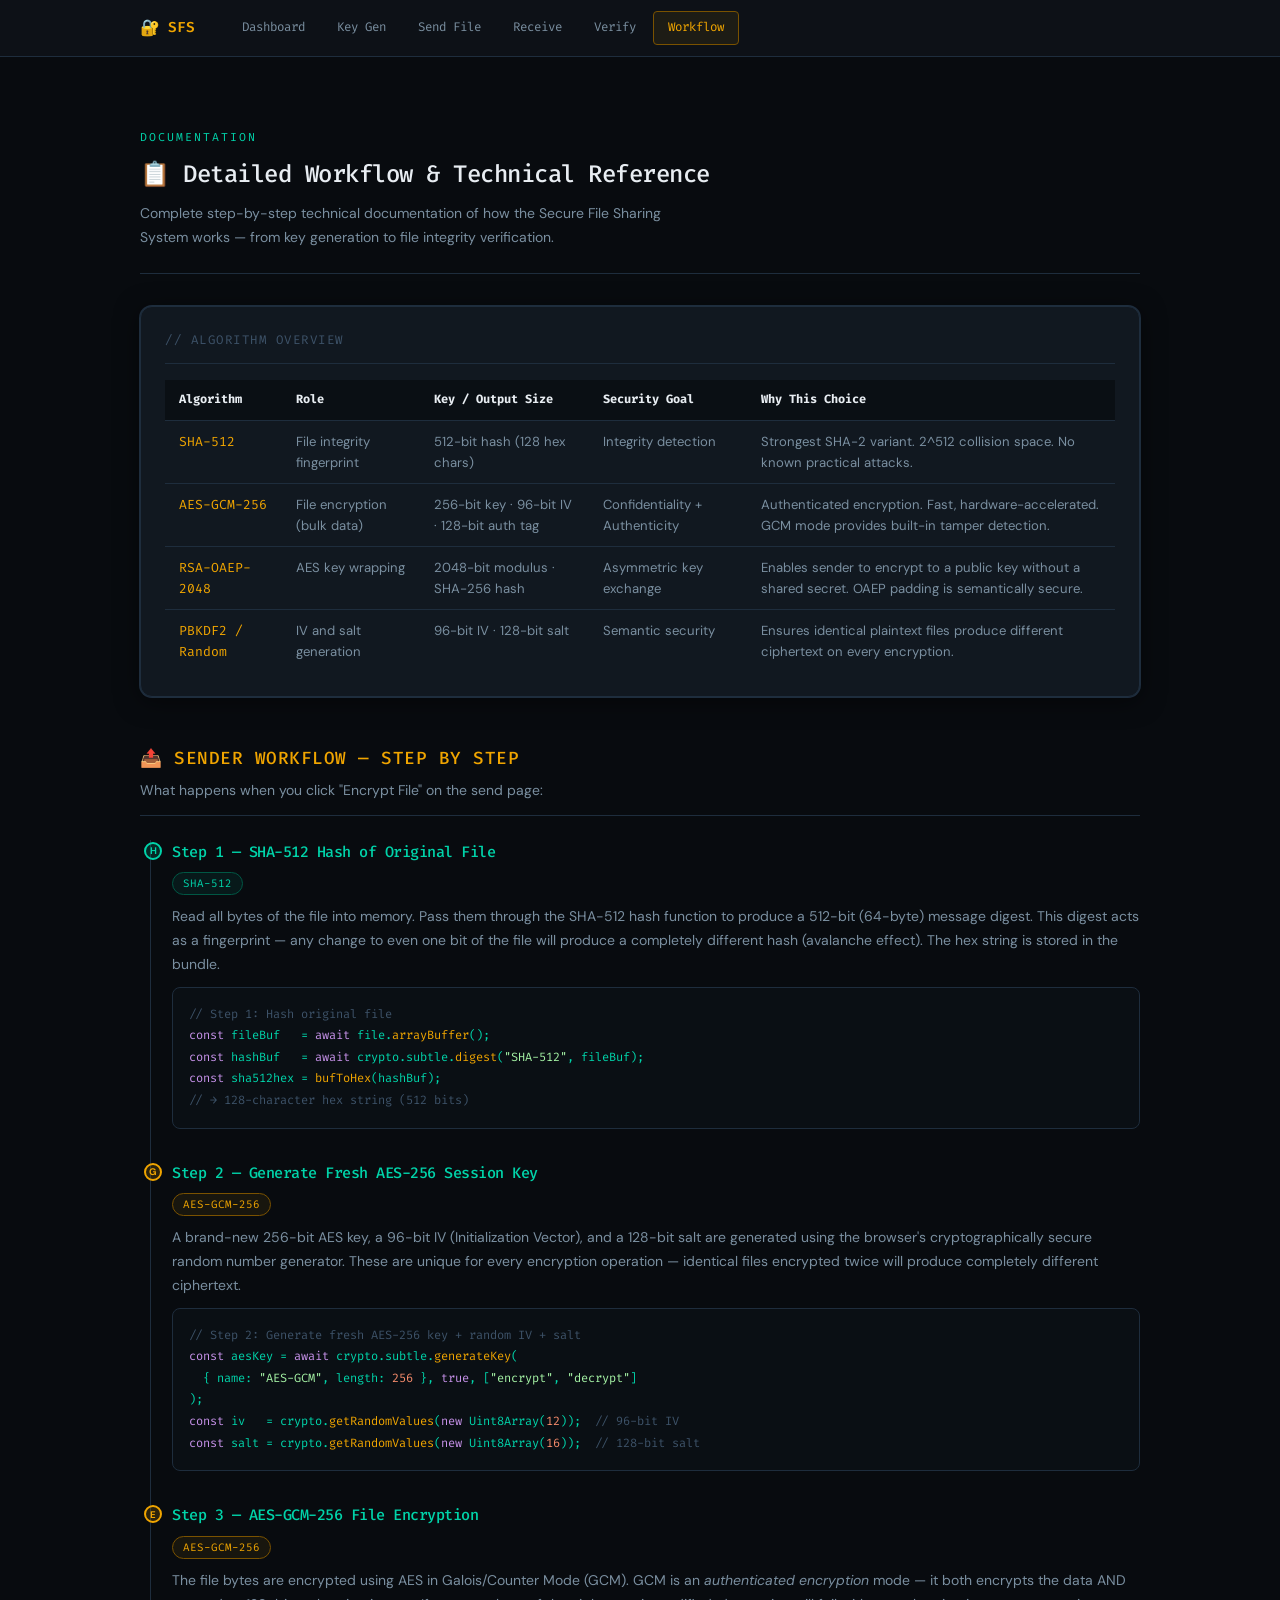
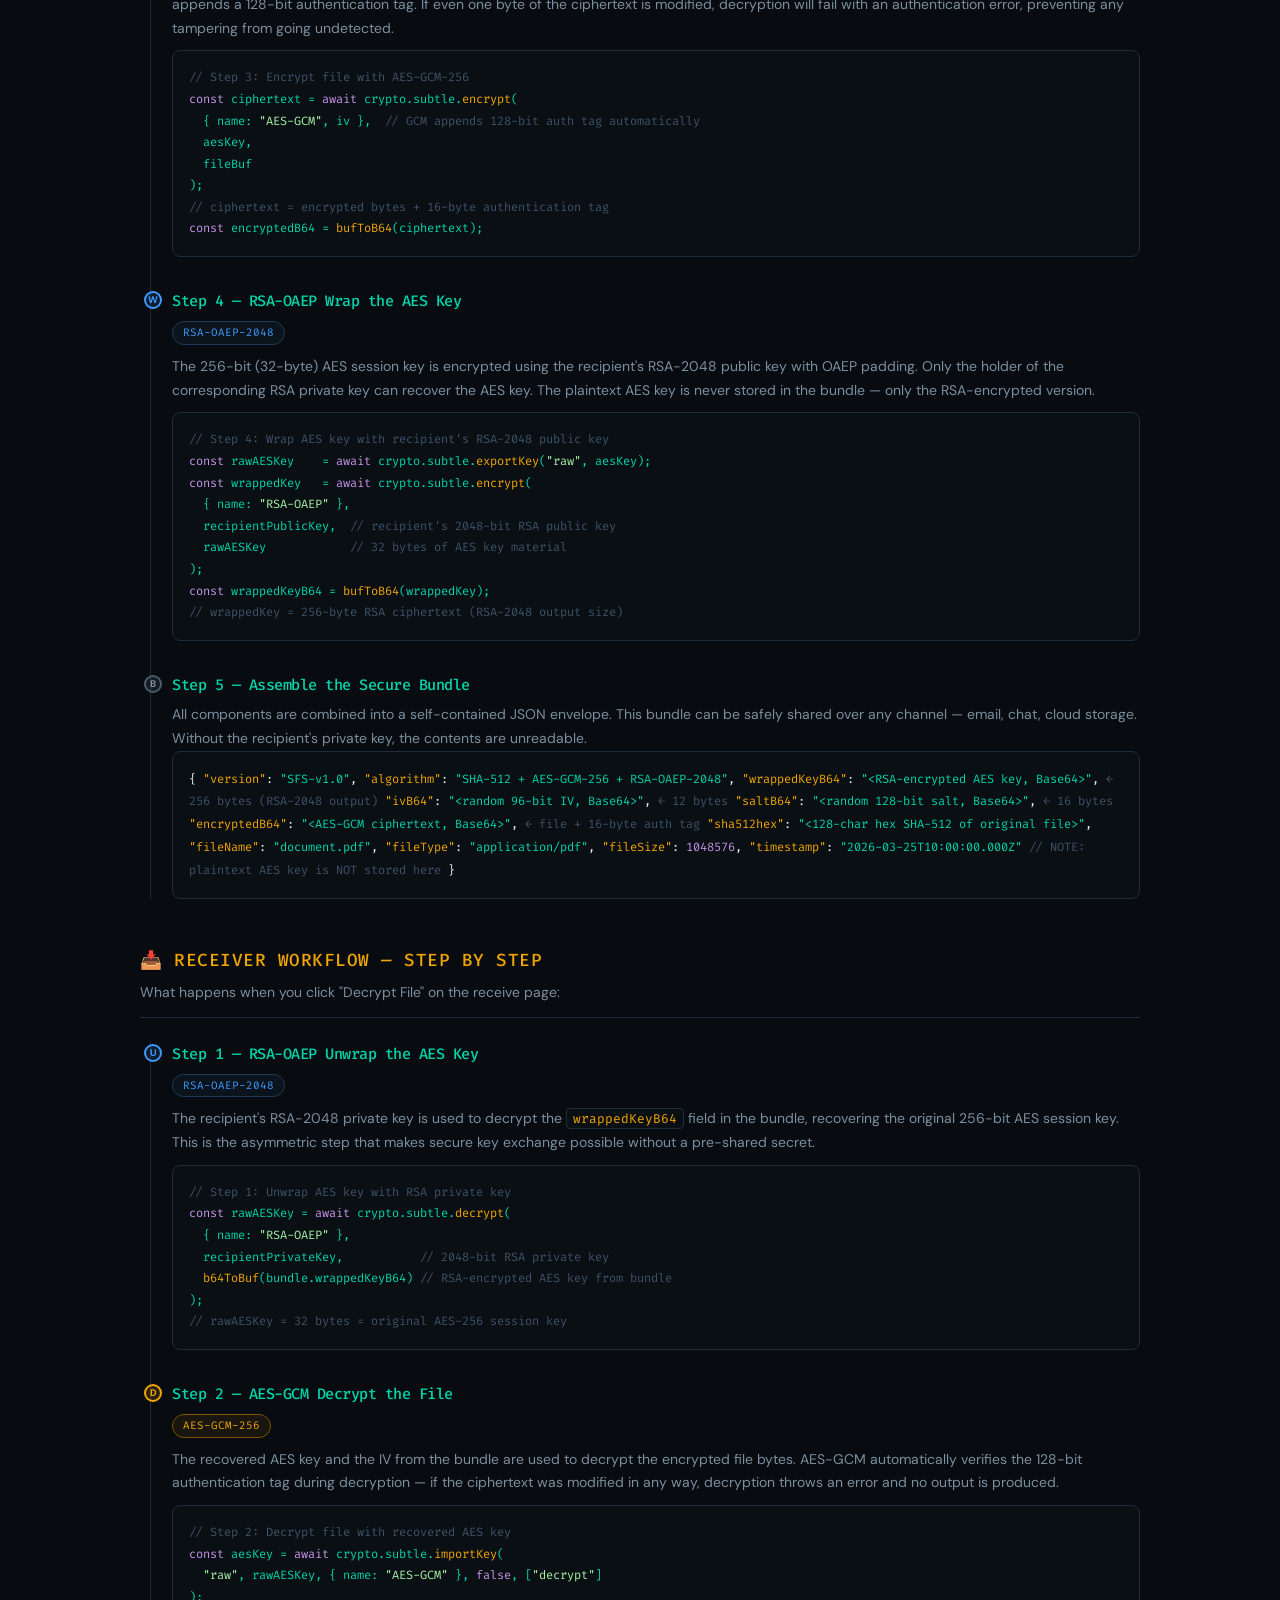
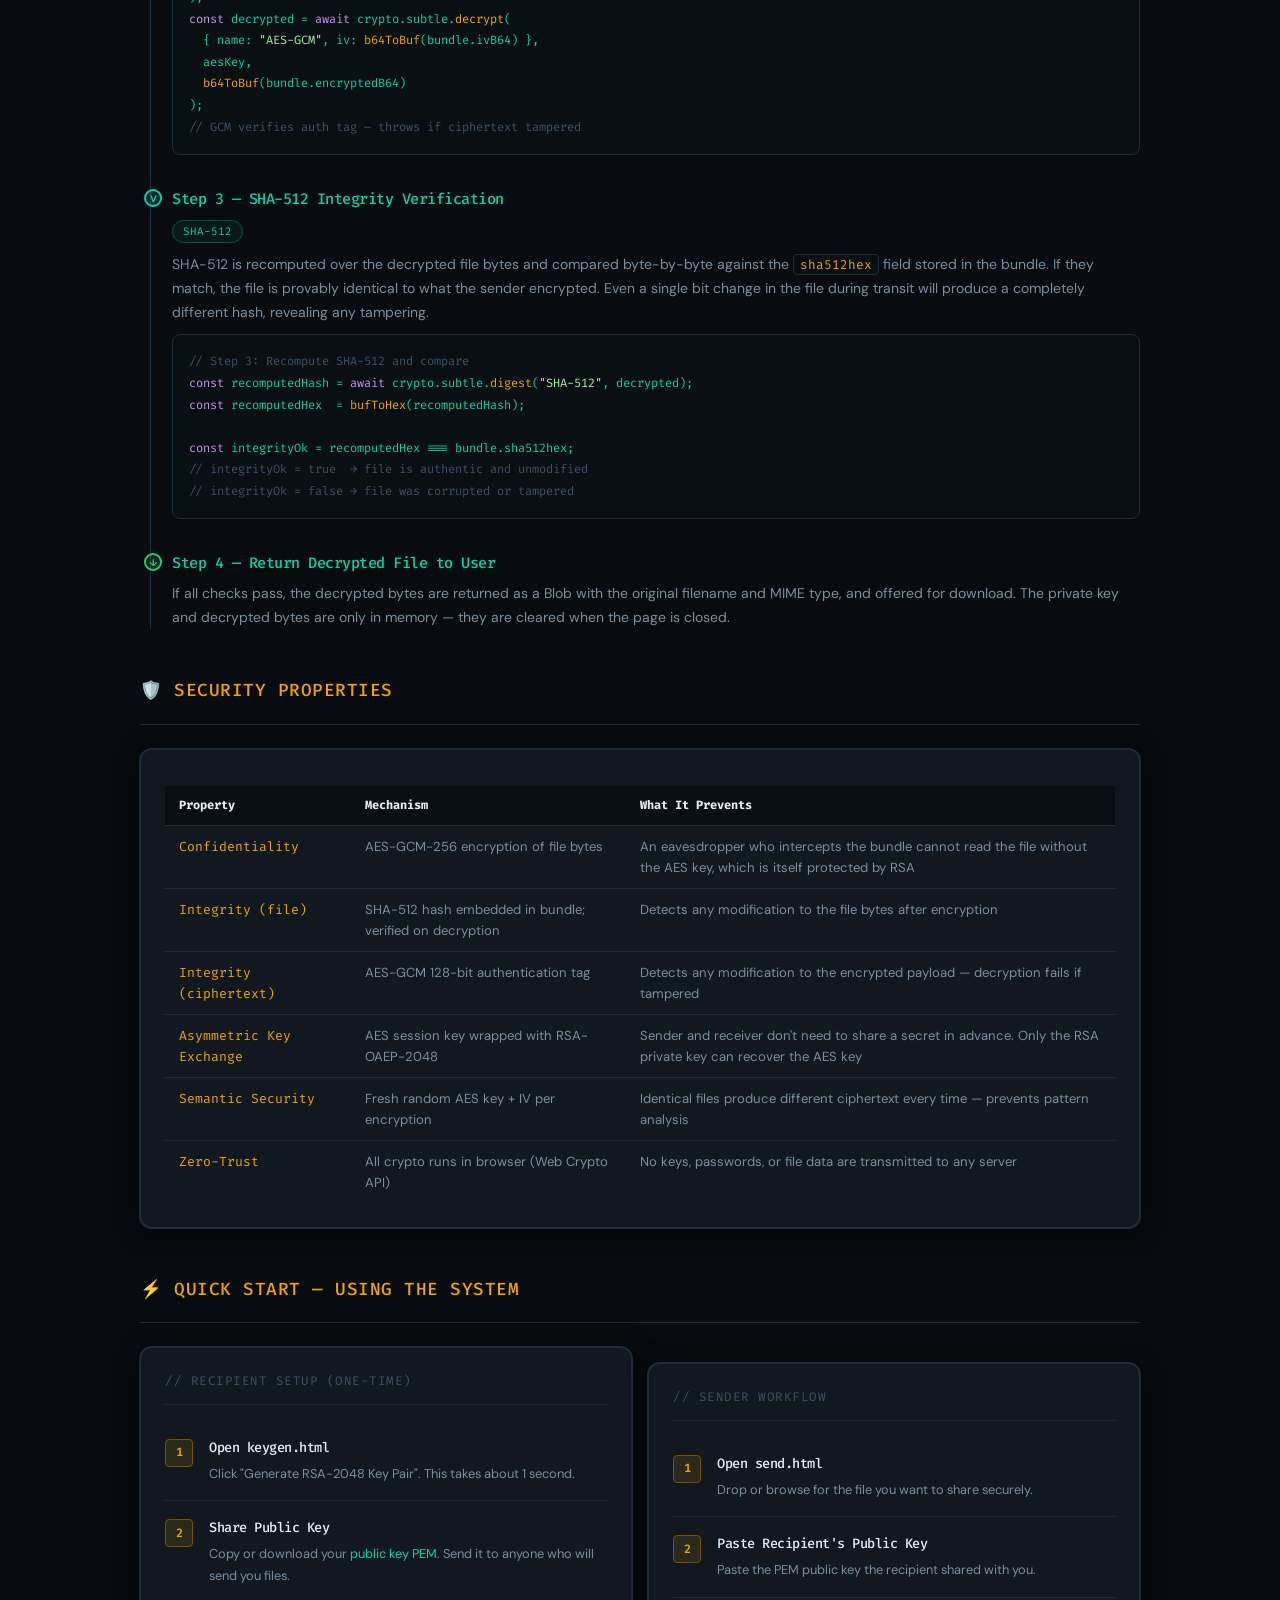
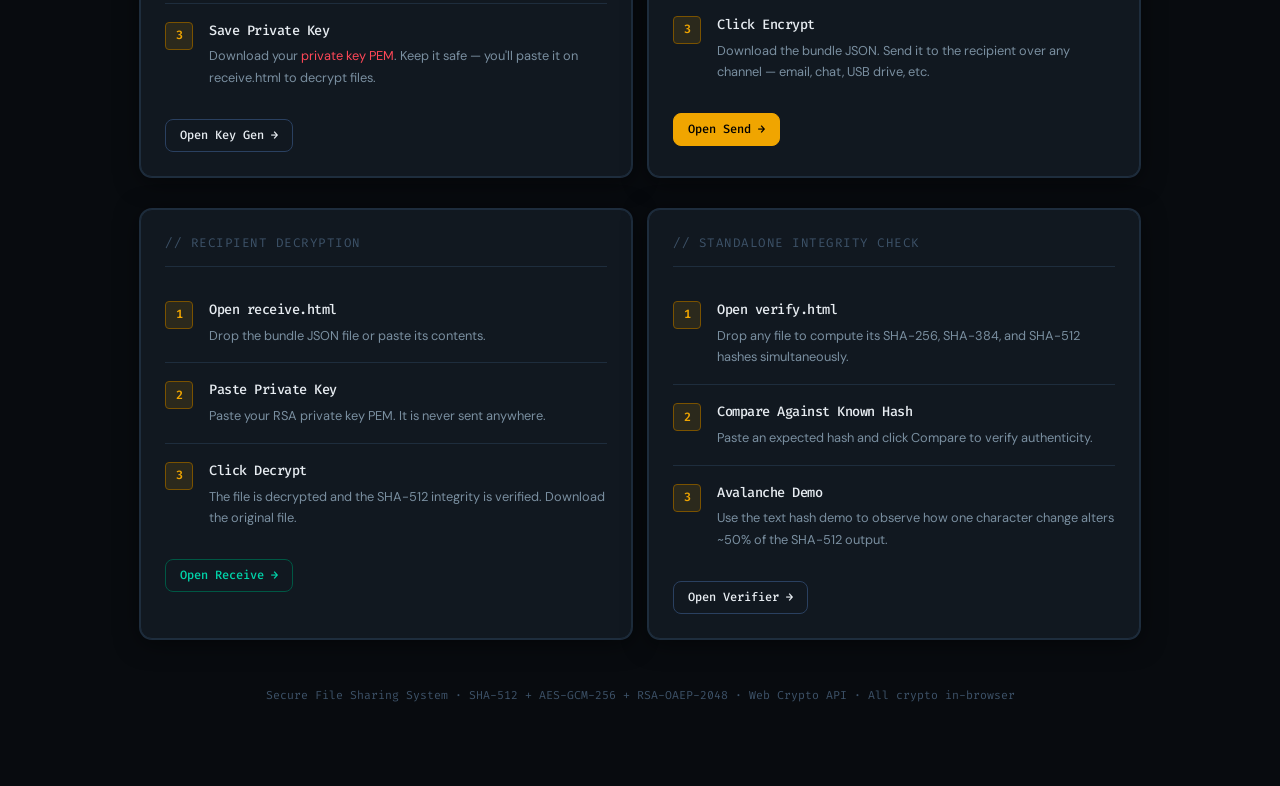
<file: file/workflow.html>
<!DOCTYPE html>
<html lang="en">
<head>
  <meta charset="UTF-8">
  <meta name="viewport" content="width=device-width, initial-scale=1.0">
  <title>Full Workflow — SFS</title>
  <link rel="stylesheet" href="theme.css">
  <style>
    .workflow-timeline { position: relative; padding-left: 32px; }
    .workflow-timeline::before {
      content: ''; position: absolute; left: 10px; top: 0; bottom: 0;
      width: 1px; background: var(--border);
    }
    .wf-block {
      position: relative; margin-bottom: 32px;
    }
    .wf-dot {
      position: absolute; left: -28px; top: 2px;
      width: 18px; height: 18px; border-radius: 50%;
      display: flex; align-items: center; justify-content: center;
      font-size: 0.6rem; font-weight: bold;
      border: 2px solid;
    }
    .wf-dot.sha   { background: rgba(0,212,170,0.15);  border-color: var(--teal);  color: var(--teal);  }
    .wf-dot.aes   { background: rgba(240,165,0,0.15);  border-color: var(--amber); color: var(--amber); }
    .wf-dot.rsa   { background: rgba(61,155,255,0.12); border-color: var(--blue);  color: var(--blue);  }
    .wf-dot.ok    { background: rgba(46,204,113,0.15); border-color: var(--green); color: var(--green); }
    .wf-dot.gray  { background: rgba(100,120,140,0.15);border-color: #4a5a6b;     color: #7a8fa0;      }

    .wf-block h3 { font-size: 0.95rem; margin-bottom: 6px; }
    .wf-block .wf-algo-tag {
      display: inline-block; font-family: var(--font-mono); font-size: 0.68rem;
      padding: 2px 10px; border-radius: 999px; border: 1px solid;
      margin-bottom: 10px; margin-right: 6px;
    }
    .wf-block .wf-algo-tag.sha   { border-color: var(--teal-dim);  color: var(--teal);  background: rgba(0,212,170,0.07); }
    .wf-block .wf-algo-tag.aes   { border-color: var(--amber-dim); color: var(--amber); background: rgba(240,165,0,0.07); }
    .wf-block .wf-algo-tag.rsa   { border-color: #1e3a5a;         color: var(--blue);  background: rgba(61,155,255,0.06); }

    .code-block {
      background: var(--bg-input); border: 1px solid var(--border);
      border-radius: var(--radius-md); padding: 16px;
      font-family: var(--font-mono); font-size: 0.75rem; color: var(--teal);
      line-height: 1.8; overflow-x: auto; margin-top: 10px; white-space: pre;
    }
    .code-block .c-comment { color: var(--text-muted); }
    .code-block .c-fn      { color: var(--amber); }
    .code-block .c-kw      { color: #c792ea; }
    .code-block .c-str     { color: #a5f3a5; }
    .code-block .c-num     { color: #f78c6c; }

    table.algo-table { width: 100%; border-collapse: collapse; font-size: 0.82rem; margin-top: 12px; }
    .algo-table th { background: var(--bg-input); padding: 10px 14px; text-align: left; color: var(--text-primary); border-bottom: 1px solid var(--border); font-family: var(--font-mono); font-size: 0.75rem; }
    .algo-table td { padding: 10px 14px; border-bottom: 1px solid var(--border); color: var(--text-secondary); vertical-align: top; }
    .algo-table td:first-child { color: var(--amber); font-family: var(--font-mono); }
    .algo-table tr:last-child td { border-bottom: none; }

    .bundle-schema {
      background: var(--bg-input); border: 1px solid var(--border);
      border-radius: var(--radius-md); padding: 16px;
      font-family: var(--font-mono); font-size: 0.75rem; line-height: 1.9;
    }
    .bs-key   { color: var(--amber); }
    .bs-val   { color: var(--teal); }
    .bs-note  { color: var(--text-muted); }
    .bs-type  { color: #c792ea; }

    .section-header { margin-top: 48px; margin-bottom: 24px; padding-bottom: 12px; border-bottom: 1px solid var(--border); }
    .section-header h2 { margin-bottom: 6px; }
  </style>
</head>
<body>

<nav class="nav">
  <div class="nav-inner">
    <a href="index.html" class="nav-brand"><span class="lock-icon">🔐</span> SFS</a>
    <div class="nav-links">
      <a href="index.html"    class="nav-link">Dashboard</a>
      <a href="keygen.html"   class="nav-link">Key Gen</a>
      <a href="send.html"     class="nav-link">Send File</a>
      <a href="receive.html"  class="nav-link">Receive</a>
      <a href="verify.html"   class="nav-link">Verify</a>
      <a href="workflow.html" class="nav-link active">Workflow</a>
    </div>
  </div>
</nav>

<div class="container page-wrap">

  <div class="page-header">
    <div class="step-label">Documentation</div>
    <h1>📋 Detailed Workflow &amp; Technical Reference</h1>
    <p>Complete step-by-step technical documentation of how the Secure File Sharing System works — from key generation to file integrity verification.</p>
  </div>

  <!-- OVERVIEW TABLE -->
  <div class="card">
    <div class="card-title">// Algorithm Overview</div>
    <table class="algo-table">
      <tr>
        <th>Algorithm</th><th>Role</th><th>Key / Output Size</th><th>Security Goal</th><th>Why This Choice</th>
      </tr>
      <tr>
        <td>SHA-512</td>
        <td>File integrity fingerprint</td>
        <td>512-bit hash (128 hex chars)</td>
        <td>Integrity detection</td>
        <td>Strongest SHA-2 variant. 2^512 collision space. No known practical attacks.</td>
      </tr>
      <tr>
        <td>AES-GCM-256</td>
        <td>File encryption (bulk data)</td>
        <td>256-bit key · 96-bit IV · 128-bit auth tag</td>
        <td>Confidentiality + Authenticity</td>
        <td>Authenticated encryption. Fast, hardware-accelerated. GCM mode provides built-in tamper detection.</td>
      </tr>
      <tr>
        <td>RSA-OAEP-2048</td>
        <td>AES key wrapping</td>
        <td>2048-bit modulus · SHA-256 hash</td>
        <td>Asymmetric key exchange</td>
        <td>Enables sender to encrypt to a public key without a shared secret. OAEP padding is semantically secure.</td>
      </tr>
      <tr>
        <td>PBKDF2 / Random</td>
        <td>IV and salt generation</td>
        <td>96-bit IV · 128-bit salt</td>
        <td>Semantic security</td>
        <td>Ensures identical plaintext files produce different ciphertext on every encryption.</td>
      </tr>
    </table>
  </div>

  <!-- SENDER WORKFLOW -->
  <div class="section-header">
    <h2>📤 Sender Workflow — Step by Step</h2>
    <p>What happens when you click "Encrypt File" on the send page:</p>
  </div>

  <div class="workflow-timeline">

    <div class="wf-block">
      <div class="wf-dot sha">H</div>
      <h3>Step 1 — SHA-512 Hash of Original File</h3>
      <span class="wf-algo-tag sha">SHA-512</span>
      <p>Read all bytes of the file into memory. Pass them through the SHA-512 hash function to produce a 512-bit (64-byte) message digest. This digest acts as a fingerprint — any change to even one bit of the file will produce a completely different hash (avalanche effect). The hex string is stored in the bundle.</p>
      <div class="code-block"><span class="c-comment">// Step 1: Hash original file</span>
<span class="c-kw">const</span> fileBuf   = <span class="c-kw">await</span> file.<span class="c-fn">arrayBuffer</span>();
<span class="c-kw">const</span> hashBuf   = <span class="c-kw">await</span> crypto.subtle.<span class="c-fn">digest</span>(<span class="c-str">"SHA-512"</span>, fileBuf);
<span class="c-kw">const</span> sha512hex = <span class="c-fn">bufToHex</span>(hashBuf);
<span class="c-comment">// → 128-character hex string (512 bits)</span></div>
    </div>

    <div class="wf-block">
      <div class="wf-dot aes">G</div>
      <h3>Step 2 — Generate Fresh AES-256 Session Key</h3>
      <span class="wf-algo-tag aes">AES-GCM-256</span>
      <p>A brand-new 256-bit AES key, a 96-bit IV (Initialization Vector), and a 128-bit salt are generated using the browser's cryptographically secure random number generator. These are unique for every encryption operation — identical files encrypted twice will produce completely different ciphertext.</p>
      <div class="code-block"><span class="c-comment">// Step 2: Generate fresh AES-256 key + random IV + salt</span>
<span class="c-kw">const</span> aesKey = <span class="c-kw">await</span> crypto.subtle.<span class="c-fn">generateKey</span>(
  { name: <span class="c-str">"AES-GCM"</span>, length: <span class="c-num">256</span> }, <span class="c-kw">true</span>, [<span class="c-str">"encrypt"</span>, <span class="c-str">"decrypt"</span>]
);
<span class="c-kw">const</span> iv   = crypto.<span class="c-fn">getRandomValues</span>(<span class="c-kw">new</span> Uint8Array(<span class="c-num">12</span>));  <span class="c-comment">// 96-bit IV</span>
<span class="c-kw">const</span> salt = crypto.<span class="c-fn">getRandomValues</span>(<span class="c-kw">new</span> Uint8Array(<span class="c-num">16</span>));  <span class="c-comment">// 128-bit salt</span></div>
    </div>

    <div class="wf-block">
      <div class="wf-dot aes">E</div>
      <h3>Step 3 — AES-GCM-256 File Encryption</h3>
      <span class="wf-algo-tag aes">AES-GCM-256</span>
      <p>The file bytes are encrypted using AES in Galois/Counter Mode (GCM). GCM is an <em>authenticated encryption</em> mode — it both encrypts the data AND appends a 128-bit authentication tag. If even one byte of the ciphertext is modified, decryption will fail with an authentication error, preventing any tampering from going undetected.</p>
      <div class="code-block"><span class="c-comment">// Step 3: Encrypt file with AES-GCM-256</span>
<span class="c-kw">const</span> ciphertext = <span class="c-kw">await</span> crypto.subtle.<span class="c-fn">encrypt</span>(
  { name: <span class="c-str">"AES-GCM"</span>, iv },  <span class="c-comment">// GCM appends 128-bit auth tag automatically</span>
  aesKey,
  fileBuf
);
<span class="c-comment">// ciphertext = encrypted bytes + 16-byte authentication tag</span>
<span class="c-kw">const</span> encryptedB64 = <span class="c-fn">bufToB64</span>(ciphertext);</div>
    </div>

    <div class="wf-block">
      <div class="wf-dot rsa">W</div>
      <h3>Step 4 — RSA-OAEP Wrap the AES Key</h3>
      <span class="wf-algo-tag rsa">RSA-OAEP-2048</span>
      <p>The 256-bit (32-byte) AES session key is encrypted using the recipient's RSA-2048 public key with OAEP padding. Only the holder of the corresponding RSA private key can recover the AES key. The plaintext AES key is never stored in the bundle — only the RSA-encrypted version.</p>
      <div class="code-block"><span class="c-comment">// Step 4: Wrap AES key with recipient's RSA-2048 public key</span>
<span class="c-kw">const</span> rawAESKey    = <span class="c-kw">await</span> crypto.subtle.<span class="c-fn">exportKey</span>(<span class="c-str">"raw"</span>, aesKey);
<span class="c-kw">const</span> wrappedKey   = <span class="c-kw">await</span> crypto.subtle.<span class="c-fn">encrypt</span>(
  { name: <span class="c-str">"RSA-OAEP"</span> },
  recipientPublicKey,  <span class="c-comment">// recipient's 2048-bit RSA public key</span>
  rawAESKey            <span class="c-comment">// 32 bytes of AES key material</span>
);
<span class="c-kw">const</span> wrappedKeyB64 = <span class="c-fn">bufToB64</span>(wrappedKey);
<span class="c-comment">// wrappedKey = 256-byte RSA ciphertext (RSA-2048 output size)</span></div>
    </div>

    <div class="wf-block">
      <div class="wf-dot gray">B</div>
      <h3>Step 5 — Assemble the Secure Bundle</h3>
      <p>All components are combined into a self-contained JSON envelope. This bundle can be safely shared over any channel — email, chat, cloud storage. Without the recipient's private key, the contents are unreadable.</p>
      <div class="bundle-schema">{
  <span class="bs-key">"version"</span>:       <span class="bs-val">"SFS-v1.0"</span>,
  <span class="bs-key">"algorithm"</span>:     <span class="bs-val">"SHA-512 + AES-GCM-256 + RSA-OAEP-2048"</span>,
  <span class="bs-key">"wrappedKeyB64"</span>: <span class="bs-val">"&lt;RSA-encrypted AES key, Base64&gt;"</span>,   <span class="bs-note">← 256 bytes (RSA-2048 output)</span>
  <span class="bs-key">"ivB64"</span>:         <span class="bs-val">"&lt;random 96-bit IV, Base64&gt;"</span>,         <span class="bs-note">← 12 bytes</span>
  <span class="bs-key">"saltB64"</span>:       <span class="bs-val">"&lt;random 128-bit salt, Base64&gt;"</span>,       <span class="bs-note">← 16 bytes</span>
  <span class="bs-key">"encryptedB64"</span>:  <span class="bs-val">"&lt;AES-GCM ciphertext, Base64&gt;"</span>,       <span class="bs-note">← file + 16-byte auth tag</span>
  <span class="bs-key">"sha512hex"</span>:     <span class="bs-val">"&lt;128-char hex SHA-512 of original file&gt;"</span>,
  <span class="bs-key">"fileName"</span>:      <span class="bs-val">"document.pdf"</span>,
  <span class="bs-key">"fileType"</span>:      <span class="bs-val">"application/pdf"</span>,
  <span class="bs-key">"fileSize"</span>:      <span class="bs-type">1048576</span>,
  <span class="bs-key">"timestamp"</span>:     <span class="bs-val">"2026-03-25T10:00:00.000Z"</span>
  <span class="bs-note">// NOTE: plaintext AES key is NOT stored here</span>
}</div>
    </div>
  </div>

  <!-- RECEIVER WORKFLOW -->
  <div class="section-header">
    <h2>📥 Receiver Workflow — Step by Step</h2>
    <p>What happens when you click "Decrypt File" on the receive page:</p>
  </div>

  <div class="workflow-timeline">
    <div class="wf-block">
      <div class="wf-dot rsa">U</div>
      <h3>Step 1 — RSA-OAEP Unwrap the AES Key</h3>
      <span class="wf-algo-tag rsa">RSA-OAEP-2048</span>
      <p>The recipient's RSA-2048 private key is used to decrypt the <code>wrappedKeyB64</code> field in the bundle, recovering the original 256-bit AES session key. This is the asymmetric step that makes secure key exchange possible without a pre-shared secret.</p>
      <div class="code-block"><span class="c-comment">// Step 1: Unwrap AES key with RSA private key</span>
<span class="c-kw">const</span> rawAESKey = <span class="c-kw">await</span> crypto.subtle.<span class="c-fn">decrypt</span>(
  { name: <span class="c-str">"RSA-OAEP"</span> },
  recipientPrivateKey,           <span class="c-comment">// 2048-bit RSA private key</span>
  <span class="c-fn">b64ToBuf</span>(bundle.wrappedKeyB64) <span class="c-comment">// RSA-encrypted AES key from bundle</span>
);
<span class="c-comment">// rawAESKey = 32 bytes = original AES-256 session key</span></div>
    </div>

    <div class="wf-block">
      <div class="wf-dot aes">D</div>
      <h3>Step 2 — AES-GCM Decrypt the File</h3>
      <span class="wf-algo-tag aes">AES-GCM-256</span>
      <p>The recovered AES key and the IV from the bundle are used to decrypt the encrypted file bytes. AES-GCM automatically verifies the 128-bit authentication tag during decryption — if the ciphertext was modified in any way, decryption throws an error and no output is produced.</p>
      <div class="code-block"><span class="c-comment">// Step 2: Decrypt file with recovered AES key</span>
<span class="c-kw">const</span> aesKey = <span class="c-kw">await</span> crypto.subtle.<span class="c-fn">importKey</span>(
  <span class="c-str">"raw"</span>, rawAESKey, { name: <span class="c-str">"AES-GCM"</span> }, <span class="c-kw">false</span>, [<span class="c-str">"decrypt"</span>]
);
<span class="c-kw">const</span> decrypted = <span class="c-kw">await</span> crypto.subtle.<span class="c-fn">decrypt</span>(
  { name: <span class="c-str">"AES-GCM"</span>, iv: <span class="c-fn">b64ToBuf</span>(bundle.ivB64) },
  aesKey,
  <span class="c-fn">b64ToBuf</span>(bundle.encryptedB64)
);
<span class="c-comment">// GCM verifies auth tag — throws if ciphertext tampered</span></div>
    </div>

    <div class="wf-block">
      <div class="wf-dot sha">V</div>
      <h3>Step 3 — SHA-512 Integrity Verification</h3>
      <span class="wf-algo-tag sha">SHA-512</span>
      <p>SHA-512 is recomputed over the decrypted file bytes and compared byte-by-byte against the <code>sha512hex</code> field stored in the bundle. If they match, the file is provably identical to what the sender encrypted. Even a single bit change in the file during transit will produce a completely different hash, revealing any tampering.</p>
      <div class="code-block"><span class="c-comment">// Step 3: Recompute SHA-512 and compare</span>
<span class="c-kw">const</span> recomputedHash = <span class="c-kw">await</span> crypto.subtle.<span class="c-fn">digest</span>(<span class="c-str">"SHA-512"</span>, decrypted);
<span class="c-kw">const</span> recomputedHex  = <span class="c-fn">bufToHex</span>(recomputedHash);

<span class="c-kw">const</span> integrityOk = recomputedHex === bundle.sha512hex;
<span class="c-comment">// integrityOk = true  → file is authentic and unmodified</span>
<span class="c-comment">// integrityOk = false → file was corrupted or tampered</span></div>
    </div>

    <div class="wf-block">
      <div class="wf-dot ok">↓</div>
      <h3>Step 4 — Return Decrypted File to User</h3>
      <p>If all checks pass, the decrypted bytes are returned as a Blob with the original filename and MIME type, and offered for download. The private key and decrypted bytes are only in memory — they are cleared when the page is closed.</p>
    </div>
  </div>

  <!-- SECURITY PROPERTIES -->
  <div class="section-header">
    <h2>🛡️ Security Properties</h2>
  </div>

  <div class="card">
    <table class="algo-table">
      <tr><th>Property</th><th>Mechanism</th><th>What It Prevents</th></tr>
      <tr>
        <td>Confidentiality</td>
        <td>AES-GCM-256 encryption of file bytes</td>
        <td>An eavesdropper who intercepts the bundle cannot read the file without the AES key, which is itself protected by RSA</td>
      </tr>
      <tr>
        <td>Integrity (file)</td>
        <td>SHA-512 hash embedded in bundle; verified on decryption</td>
        <td>Detects any modification to the file bytes after encryption</td>
      </tr>
      <tr>
        <td>Integrity (ciphertext)</td>
        <td>AES-GCM 128-bit authentication tag</td>
        <td>Detects any modification to the encrypted payload — decryption fails if tampered</td>
      </tr>
      <tr>
        <td>Asymmetric Key Exchange</td>
        <td>AES session key wrapped with RSA-OAEP-2048</td>
        <td>Sender and receiver don't need to share a secret in advance. Only the RSA private key can recover the AES key</td>
      </tr>
      <tr>
        <td>Semantic Security</td>
        <td>Fresh random AES key + IV per encryption</td>
        <td>Identical files produce different ciphertext every time — prevents pattern analysis</td>
      </tr>
      <tr>
        <td>Zero-Trust</td>
        <td>All crypto runs in browser (Web Crypto API)</td>
        <td>No keys, passwords, or file data are transmitted to any server</td>
      </tr>
    </table>
  </div>

  <!-- QUICK STEPS -->
  <div class="section-header">
    <h2>⚡ Quick Start — Using the System</h2>
  </div>

  <div class="grid-2">
    <div class="card">
      <div class="card-title">// Recipient Setup (one-time)</div>
      <div class="step-guide">
        <div class="step-item"><div class="step-num-badge">1</div><div class="step-content"><h4>Open keygen.html</h4><p>Click "Generate RSA-2048 Key Pair". This takes about 1 second.</p></div></div>
        <div class="step-item"><div class="step-num-badge">2</div><div class="step-content"><h4>Share Public Key</h4><p>Copy or download your <span style="color:var(--teal)">public key PEM</span>. Send it to anyone who will send you files.</p></div></div>
        <div class="step-item"><div class="step-num-badge">3</div><div class="step-content"><h4>Save Private Key</h4><p>Download your <span style="color:var(--red)">private key PEM</span>. Keep it safe — you'll paste it on receive.html to decrypt files.</p></div></div>
      </div>
      <a href="keygen.html" class="btn btn-secondary btn-sm" style="margin-top:14px;">Open Key Gen →</a>
    </div>

    <div class="card">
      <div class="card-title">// Sender Workflow</div>
      <div class="step-guide">
        <div class="step-item"><div class="step-num-badge">1</div><div class="step-content"><h4>Open send.html</h4><p>Drop or browse for the file you want to share securely.</p></div></div>
        <div class="step-item"><div class="step-num-badge">2</div><div class="step-content"><h4>Paste Recipient's Public Key</h4><p>Paste the PEM public key the recipient shared with you.</p></div></div>
        <div class="step-item"><div class="step-num-badge">3</div><div class="step-content"><h4>Click Encrypt</h4><p>Download the bundle JSON. Send it to the recipient over any channel — email, chat, USB drive, etc.</p></div></div>
      </div>
      <a href="send.html" class="btn btn-primary btn-sm" style="margin-top:14px;">Open Send →</a>
    </div>

    <div class="card">
      <div class="card-title">// Recipient Decryption</div>
      <div class="step-guide">
        <div class="step-item"><div class="step-num-badge">1</div><div class="step-content"><h4>Open receive.html</h4><p>Drop the bundle JSON file or paste its contents.</p></div></div>
        <div class="step-item"><div class="step-num-badge">2</div><div class="step-content"><h4>Paste Private Key</h4><p>Paste your RSA private key PEM. It is never sent anywhere.</p></div></div>
        <div class="step-item"><div class="step-num-badge">3</div><div class="step-content"><h4>Click Decrypt</h4><p>The file is decrypted and the SHA-512 integrity is verified. Download the original file.</p></div></div>
      </div>
      <a href="receive.html" class="btn btn-teal btn-sm" style="margin-top:14px;">Open Receive →</a>
    </div>

    <div class="card">
      <div class="card-title">// Standalone Integrity Check</div>
      <div class="step-guide">
        <div class="step-item"><div class="step-num-badge">1</div><div class="step-content"><h4>Open verify.html</h4><p>Drop any file to compute its SHA-256, SHA-384, and SHA-512 hashes simultaneously.</p></div></div>
        <div class="step-item"><div class="step-num-badge">2</div><div class="step-content"><h4>Compare Against Known Hash</h4><p>Paste an expected hash and click Compare to verify authenticity.</p></div></div>
        <div class="step-item"><div class="step-num-badge">3</div><div class="step-content"><h4>Avalanche Demo</h4><p>Use the text hash demo to observe how one character change alters ~50% of the SHA-512 output.</p></div></div>
      </div>
      <a href="verify.html" class="btn btn-secondary btn-sm" style="margin-top:14px;">Open Verifier →</a>
    </div>
  </div>

  <div style="margin-top:48px; text-align:center; font-family:var(--font-mono); font-size:0.72rem; color:var(--text-muted);">
    Secure File Sharing System · SHA-512 + AES-GCM-256 + RSA-OAEP-2048 · Web Crypto API · All crypto in-browser
  </div>

</div>
</body>
</html>
</file>
<file: file/theme.css>
/* ============================================================
   SECURE FILE SHARING SYSTEM — Shared Theme
   Font: Fira Code (mono) + DM Sans (body)
   Aesthetic: Industrial terminal — dark steel panels, amber/teal accents
   ============================================================ */

@import url('https://fonts.googleapis.com/css2?family=Fira+Code:wght@300;400;500;600&family=DM+Sans:wght@300;400;500;600&display=swap');

:root {
  --bg-void:    #080b0f;
  --bg-panel:   #0d1117;
  --bg-card:    #111820;
  --bg-input:   #0a0f14;
  --bg-hover:   #161e28;

  --border:     #1e2d3d;
  --border-hi:  #2a4060;

  --amber:      #f0a500;
  --amber-dim:  #7a5200;
  --teal:       #00d4aa;
  --teal-dim:   #005744;
  --red:        #ff4757;
  --red-dim:    #5c0e18;
  --green:      #2ecc71;
  --green-dim:  #0d3d22;
  --blue:       #3d9bff;
  --blue-dim:   #0d2a5c;

  --text-primary:   #e8edf2;
  --text-secondary: #7a8fa0;
  --text-muted:     #3d5268;
  --text-amber:     #f0a500;
  --text-teal:      #00d4aa;

  --font-mono: 'Fira Code', monospace;
  --font-body: 'DM Sans', sans-serif;

  --radius-sm:  4px;
  --radius-md:  8px;
  --radius-lg:  12px;
  --radius-xl:  16px;

  --shadow-card: 0 0 0 1px var(--border), 0 4px 24px rgba(0,0,0,0.5);
  --shadow-glow-amber: 0 0 20px rgba(240,165,0,0.15);
  --shadow-glow-teal:  0 0 20px rgba(0,212,170,0.15);
}

*, *::before, *::after { box-sizing: border-box; margin: 0; padding: 0; }

html { scroll-behavior: smooth; }

body {
  background: var(--bg-void);
  color: var(--text-primary);
  font-family: var(--font-body);
  font-size: 15px;
  line-height: 1.6;
  min-height: 100vh;
}

/* ── Scrollbar ── */
::-webkit-scrollbar { width: 6px; }
::-webkit-scrollbar-track { background: var(--bg-panel); }
::-webkit-scrollbar-thumb { background: var(--border-hi); border-radius: 3px; }

/* ── Selection ── */
::selection { background: rgba(240,165,0,0.25); }

/* ── Typography ── */
h1, h2, h3, h4 { font-family: var(--font-mono); font-weight: 500; letter-spacing: -0.5px; }
h1 { font-size: 1.8rem; color: var(--text-primary); }
h2 { font-size: 1.1rem; color: var(--text-amber); letter-spacing: 0.5px; text-transform: uppercase; }
h3 { font-size: 0.95rem; color: var(--text-teal); }
p  { color: var(--text-secondary); font-size: 0.875rem; line-height: 1.7; }

code, .mono {
  font-family: var(--font-mono);
  font-size: 0.8rem;
  background: var(--bg-input);
  border: 1px solid var(--border);
  border-radius: var(--radius-sm);
  padding: 1px 6px;
  color: var(--amber);
}

/* ── Layout ── */
.container { max-width: 1000px; margin: 0 auto; padding: 0 24px; }
.page-wrap { padding: 40px 0 80px; }

/* ── Navbar ── */
.nav {
  background: var(--bg-panel);
  border-bottom: 1px solid var(--border);
  padding: 0 24px;
  position: sticky; top: 0; z-index: 100;
}
.nav-inner {
  max-width: 1000px; margin: 0 auto;
  display: flex; align-items: center; gap: 0;
  height: 56px;
}
.nav-brand {
  font-family: var(--font-mono); font-size: 0.9rem; font-weight: 600;
  color: var(--amber); text-decoration: none; margin-right: 32px;
  display: flex; align-items: center; gap: 8px;
}
.nav-brand .lock-icon { font-size: 1rem; }
.nav-links { display: flex; gap: 2px; flex: 1; }
.nav-link {
  font-family: var(--font-mono); font-size: 0.78rem;
  padding: 6px 14px; border-radius: var(--radius-sm);
  color: var(--text-secondary); text-decoration: none;
  transition: all 0.15s; border: 1px solid transparent;
}
.nav-link:hover { color: var(--text-primary); background: var(--bg-hover); border-color: var(--border); }
.nav-link.active { color: var(--amber); border-color: var(--amber-dim); background: rgba(240,165,0,0.07); }
.nav-badge {
  font-size: 0.65rem; padding: 1px 6px; border-radius: 999px;
  background: rgba(240,165,0,0.15); border: 1px solid var(--amber-dim);
  color: var(--amber); margin-left: 4px; vertical-align: middle;
}

/* ── Page Header ── */
.page-header {
  border-bottom: 1px solid var(--border);
  padding: 32px 0 24px;
  margin-bottom: 32px;
}
.page-header .step-label {
  font-family: var(--font-mono); font-size: 0.72rem;
  color: var(--teal); letter-spacing: 2px;
  text-transform: uppercase; margin-bottom: 8px;
}
.page-header h1 { font-size: 1.5rem; margin-bottom: 8px; }
.page-header p { max-width: 560px; }

/* ── Cards ── */
.card {
  background: var(--bg-card);
  border: 1px solid var(--border);
  border-radius: var(--radius-lg);
  padding: 24px;
  box-shadow: var(--shadow-card);
}
.card + .card { margin-top: 16px; }
.card-title {
  font-family: var(--font-mono); font-size: 0.78rem;
  color: var(--text-muted); letter-spacing: 1.5px; text-transform: uppercase;
  margin-bottom: 16px; padding-bottom: 12px;
  border-bottom: 1px solid var(--border);
}

/* ── Form Elements ── */
label.field-label {
  display: block; font-family: var(--font-mono);
  font-size: 0.72rem; color: var(--text-muted);
  letter-spacing: 1px; text-transform: uppercase;
  margin-bottom: 6px; margin-top: 16px;
}
label.field-label:first-child { margin-top: 0; }

input[type="text"], input[type="password"], textarea, select {
  width: 100%;
  background: var(--bg-input);
  border: 1px solid var(--border);
  border-radius: var(--radius-md);
  color: var(--text-primary);
  font-family: var(--font-mono);
  font-size: 0.82rem;
  padding: 10px 14px;
  outline: none;
  transition: border-color 0.2s, box-shadow 0.2s;
  resize: vertical;
}
input:focus, textarea:focus, select:focus {
  border-color: var(--amber-dim);
  box-shadow: 0 0 0 3px rgba(240,165,0,0.08);
}
textarea { min-height: 80px; line-height: 1.6; }

/* ── File Drop Zone ── */
.drop-zone {
  border: 2px dashed var(--border-hi);
  border-radius: var(--radius-lg);
  padding: 40px 24px;
  text-align: center;
  cursor: pointer;
  transition: all 0.2s;
  background: var(--bg-input);
  position: relative;
}
.drop-zone:hover, .drop-zone.drag-over {
  border-color: var(--amber);
  background: rgba(240,165,0,0.04);
  box-shadow: var(--shadow-glow-amber);
}
.drop-zone input[type="file"] {
  position: absolute; inset: 0; opacity: 0; cursor: pointer;
  width: 100%; height: 100%;
}
.drop-zone .drop-icon { font-size: 2.5rem; margin-bottom: 12px; filter: grayscale(0.4); }
.drop-zone .drop-label { font-family: var(--font-mono); font-size: 0.85rem; color: var(--text-secondary); }
.drop-zone .drop-sub { font-size: 0.75rem; color: var(--text-muted); margin-top: 4px; }
.drop-zone.has-file { border-style: solid; border-color: var(--teal); background: rgba(0,212,170,0.03); }
.drop-zone.has-file .drop-icon { filter: none; }

/* ── Buttons ── */
.btn {
  display: inline-flex; align-items: center; gap: 8px;
  padding: 10px 22px; border-radius: var(--radius-md);
  font-family: var(--font-mono); font-size: 0.82rem; font-weight: 500;
  cursor: pointer; transition: all 0.15s; text-decoration: none;
  border: 1px solid transparent; white-space: nowrap;
}
.btn:active { transform: scale(0.97); }
.btn:disabled { opacity: 0.4; cursor: not-allowed; transform: none; }

.btn-primary {
  background: var(--amber); color: #000;
  border-color: var(--amber);
}
.btn-primary:hover:not(:disabled) {
  background: #ffc333; box-shadow: var(--shadow-glow-amber);
}

.btn-secondary {
  background: transparent; color: var(--text-primary);
  border-color: var(--border-hi);
}
.btn-secondary:hover:not(:disabled) {
  background: var(--bg-hover); border-color: var(--amber-dim);
}

.btn-teal {
  background: transparent; color: var(--teal);
  border-color: var(--teal-dim);
}
.btn-teal:hover:not(:disabled) {
  background: rgba(0,212,170,0.07); box-shadow: var(--shadow-glow-teal);
}

.btn-danger {
  background: transparent; color: var(--red);
  border-color: var(--red-dim);
}
.btn-danger:hover:not(:disabled) { background: rgba(255,71,87,0.07); }

.btn-sm { padding: 6px 14px; font-size: 0.75rem; }

.btn-row { display: flex; flex-wrap: wrap; gap: 10px; margin-top: 16px; }

/* ── Status / Alert Boxes ── */
.alert {
  border-radius: var(--radius-md);
  padding: 12px 16px;
  font-family: var(--font-mono);
  font-size: 0.8rem;
  line-height: 1.6;
  margin-top: 12px;
  border: 1px solid;
}
.alert-success { background: var(--green-dim); border-color: var(--green); color: var(--green); }
.alert-error   { background: var(--red-dim);   border-color: var(--red);   color: var(--red); }
.alert-info    { background: var(--blue-dim);  border-color: var(--blue);  color: var(--blue); }
.alert-warn    { background: rgba(240,165,0,0.08); border-color: var(--amber-dim); color: var(--amber); }

/* ── Output / Hash Display ── */
.hash-output {
  background: var(--bg-input);
  border: 1px solid var(--border);
  border-radius: var(--radius-md);
  padding: 12px 14px;
  font-family: var(--font-mono);
  font-size: 0.75rem;
  color: var(--teal);
  word-break: break-all;
  line-height: 1.8;
  min-height: 44px;
  margin-top: 8px;
}
.hash-output.amber { color: var(--amber); }
.hash-output.red   { color: var(--red); }

/* ── Progress Bar ── */
.progress-wrap { margin-top: 12px; }
.progress-label { font-family: var(--font-mono); font-size: 0.72rem; color: var(--text-muted); margin-bottom: 6px; display: flex; justify-content: space-between; }
.progress-track { height: 4px; background: var(--border); border-radius: 2px; overflow: hidden; }
.progress-fill {
  height: 100%; border-radius: 2px;
  background: linear-gradient(90deg, var(--amber), var(--teal));
  width: 0; transition: width 0.4s ease;
}

/* ── Info Panel / Step Guide ── */
.step-guide { counter-reset: step; }
.step-item {
  display: flex; gap: 16px; padding: 16px 0;
  border-bottom: 1px solid var(--border);
}
.step-item:last-child { border-bottom: none; }
.step-num-badge {
  flex-shrink: 0;
  width: 28px; height: 28px;
  background: rgba(240,165,0,0.12);
  border: 1px solid var(--amber-dim);
  border-radius: var(--radius-sm);
  font-family: var(--font-mono); font-size: 0.75rem; font-weight: 600;
  color: var(--amber);
  display: flex; align-items: center; justify-content: center;
  margin-top: 2px;
}
.step-content h4 { font-family: var(--font-mono); font-size: 0.85rem; color: var(--text-primary); margin-bottom: 4px; }
.step-content p  { font-size: 0.8rem; color: var(--text-secondary); }
.step-content code { font-size: 0.75rem; }

/* ── Grid ── */
.grid-2 { display: grid; grid-template-columns: 1fr 1fr; gap: 16px; }
.grid-3 { display: grid; grid-template-columns: 1fr 1fr 1fr; gap: 16px; }

/* ── Stat Chips ── */
.stat-row { display: flex; flex-wrap: wrap; gap: 10px; margin-top: 14px; }
.stat-chip {
  background: var(--bg-input);
  border: 1px solid var(--border);
  border-radius: var(--radius-sm);
  padding: 6px 12px;
  font-family: var(--font-mono); font-size: 0.72rem;
}
.stat-chip .stat-label { color: var(--text-muted); display: block; }
.stat-chip .stat-val   { color: var(--teal); font-weight: 500; }

/* ── Divider ── */
hr.section-div {
  border: none;
  border-top: 1px solid var(--border);
  margin: 28px 0;
}

/* ── Spinner ── */
@keyframes spin { to { transform: rotate(360deg); } }
.spinner {
  display: inline-block;
  width: 14px; height: 14px;
  border: 2px solid var(--border-hi);
  border-top-color: var(--amber);
  border-radius: 50%;
  animation: spin 0.7s linear infinite;
  vertical-align: middle;
}

/* ── Badge ── */
.badge {
  display: inline-block; font-size: 0.68rem;
  padding: 2px 8px; border-radius: 999px;
  font-family: var(--font-mono); vertical-align: middle;
  margin-left: 6px;
}
.badge-amber  { background: rgba(240,165,0,0.12);  border: 1px solid var(--amber-dim);  color: var(--amber); }
.badge-teal   { background: rgba(0,212,170,0.1);   border: 1px solid var(--teal-dim);   color: var(--teal); }
.badge-red    { background: rgba(255,71,87,0.1);   border: 1px solid var(--red-dim);    color: var(--red); }
.badge-green  { background: rgba(46,204,113,0.1);  border: 1px solid var(--green-dim);  color: var(--green); }

/* ── Collapse / Panel toggle ── */
.panel-toggle {
  width: 100%; text-align: left; background: none; border: none;
  color: var(--text-muted); font-family: var(--font-mono); font-size: 0.75rem;
  cursor: pointer; padding: 8px 0; display: flex; align-items: center; gap: 8px;
}
.panel-toggle:hover { color: var(--text-secondary); }
.panel-body { display: none; margin-top: 12px; }
.panel-body.open { display: block; }

/* ── Animations ── */
@keyframes fadeSlideIn {
  from { opacity: 0; transform: translateY(8px); }
  to   { opacity: 1; transform: translateY(0); }
}
.animate-in { animation: fadeSlideIn 0.3s ease both; }

/* ── Responsive ── */
@media (max-width: 680px) {
  .grid-2, .grid-3 { grid-template-columns: 1fr; }
  .nav-links .nav-link span { display: none; }
}
</file>
